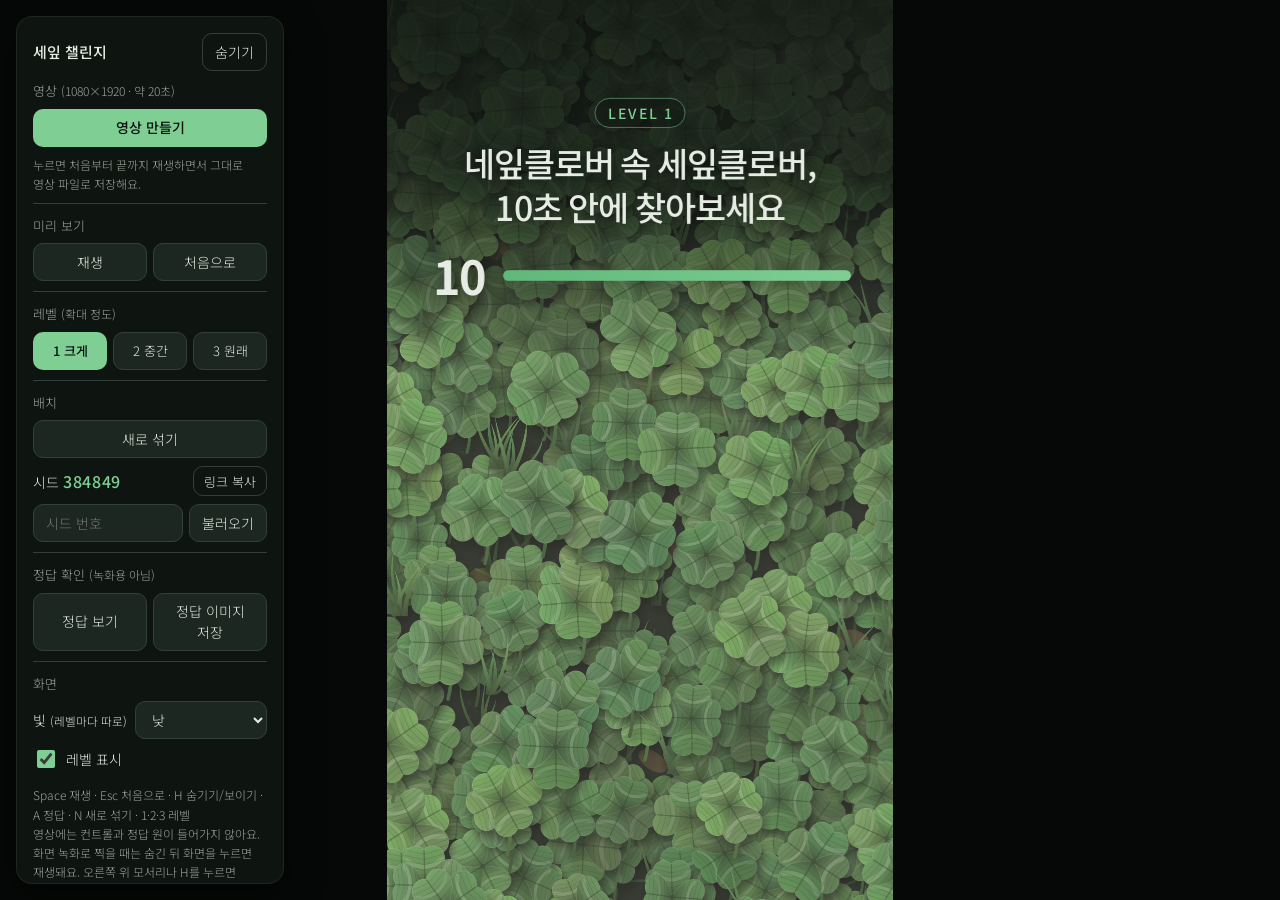
<file: challenge.html>
<!doctype html>
<html lang="ko">
<head>
<meta charset="utf-8">
<meta name="viewport" content="width=device-width, initial-scale=1, viewport-fit=cover">
<title>10초 세잎클로버 찾기 · saeip</title>
<!-- 릴스 녹화용 페이지라서 검색에는 나오지 않게 해요 -->
<meta name="robots" content="noindex">
<meta name="theme-color" content="#050806">
<link rel="icon" href="data:image/svg+xml,%3Csvg xmlns='http://www.w3.org/2000/svg' viewBox='8 6 88 92'%3E%3Cstyle%3Esvg%7Bfill:%232f8a4f%3Bstroke:%232f8a4f%7D%40media (prefers-color-scheme:dark)%7Bsvg%7Bfill:%237fcf95%3Bstroke:%237fcf95%7D%7D%3C/style%3E%3Cpath d='M36.1 21.2A17 17 0 1 1 57.8 46.1L58.2 46.9A17 17 0 1 1 55.1 75.0M45.4 70.2A17 17 0 0 1 14.6 70.2M50 80Q51 89 57 95' fill='none' stroke-width='10' stroke-linecap='round' stroke-linejoin='round'/%3E%3Ccircle cx='23.5' cy='61' r='5.2'/%3E%3Ccircle cx='36.5' cy='61' r='5.2'/%3E%3C/svg%3E">
<link rel="preconnect" href="https://fonts.googleapis.com">
<link rel="preconnect" href="https://fonts.gstatic.com" crossorigin>
<link href="https://fonts.googleapis.com/css2?family=Noto+Sans+KR:wght@300;400;500;700&family=Noto+Serif+KR:wght@500&display=swap" rel="stylesheet">
<link rel="stylesheet" href="challenge.css?v=2">
</head>
<body>

<!-- 영상에 담기는 화면: 들판과 글자를 모두 이 캔버스 하나에 그려요 (1080x1920 기준, 창 크기에 맞춰 줄이거나 키워요) -->
<main class="stage" id="stage">
  <canvas class="meadow" id="meadow" role="img" aria-label="네잎클로버 들판. 그 사이 어딘가에 세잎클로버가 하나 숨어 있습니다."></canvas>
</main>

<!-- 나만 보는 컨트롤 (녹화 전에 숨기기) -->
<aside class="panel" id="panel" aria-label="챌린지 컨트롤">
  <div class="panel-head">
    <b>세잎 챌린지</b>
    <button type="button" class="ghost" id="hide-btn" title="H">숨기기</button>
  </div>

  <div class="group first">
    <span class="label">영상 <small>(1080×1920 · 약 20초)</small></span>
    <button type="button" class="primary" id="video-btn">영상 만들기</button>
    <p class="status" id="video-status" aria-live="polite">누르면 처음부터 끝까지 재생하면서 그대로 영상 파일로 저장해요.</p>
    <div class="video-out" id="video-out" hidden>
      <button type="button" class="primary" id="save-btn">영상 저장</button>
      <button type="button" id="share-btn" hidden>공유 (인스타로 보내기)</button>
    </div>
  </div>

  <div class="group">
    <span class="label">미리 보기</span>
    <div class="pair">
      <button type="button" id="start-btn" title="Space">재생</button>
      <button type="button" id="reset-btn" title="Esc">처음으로</button>
    </div>
  </div>

  <div class="group">
    <span class="label">레벨 <small>(확대 정도)</small></span>
    <div class="seg" id="levels" role="group" aria-label="레벨">
      <button type="button" data-level="1" title="1">1 크게</button>
      <button type="button" data-level="2" title="2">2 중간</button>
      <button type="button" data-level="3" title="3">3 원래</button>
    </div>
  </div>

  <div class="group">
    <span class="label">배치</span>
    <button type="button" id="shuffle-btn" title="N">새로 섞기</button>
    <div class="seed-row">
      <span class="seed">시드 <b id="seed-now">-</b></span>
      <button type="button" class="ghost small" id="copy-btn">링크 복사</button>
    </div>
    <form class="seed-form" id="seed-form">
      <input id="seed-in" inputmode="numeric" pattern="[0-9]*" maxlength="9" placeholder="시드 번호" aria-label="시드 번호">
      <button type="submit">불러오기</button>
    </form>
  </div>

  <div class="group">
    <span class="label">정답 확인 <small>(녹화용 아님)</small></span>
    <div class="pair">
      <button type="button" id="answer-btn" aria-pressed="false" title="A">정답 보기</button>
      <button type="button" id="answer-png">정답 이미지 저장</button>
    </div>
  </div>

  <div class="group">
    <span class="label">화면</span>
    <label class="row"><span>빛 <small>(레벨마다 따로)</small></span>
      <select id="light-sel">
        <option value="day">낮</option>
        <option value="dawn">새벽</option>
        <option value="dusk">해 질 녘</option>
        <option value="night">밤</option>
      </select>
    </label>
    <label class="row check"><input type="checkbox" id="chip-chk" checked> <span>레벨 표시</span></label>
  </div>

  <p class="help">Space 재생 · Esc 처음으로 · H 숨기기/보이기 · A 정답 · N 새로 섞기 · 1·2·3 레벨<br>
    영상에는 컨트롤과 정답 원이 들어가지 않아요. 화면 녹화로 찍을 때는 숨긴 뒤 화면을 누르면 재생돼요. 오른쪽 위 모서리나 H를 누르면 컨트롤이 다시 보여요.</p>
</aside>
<button type="button" class="unhide" id="unhide" aria-label="컨트롤 보이기" hidden></button>

<script src="js/challenge.js?v=3"></script>
</body>
</html>
</file>
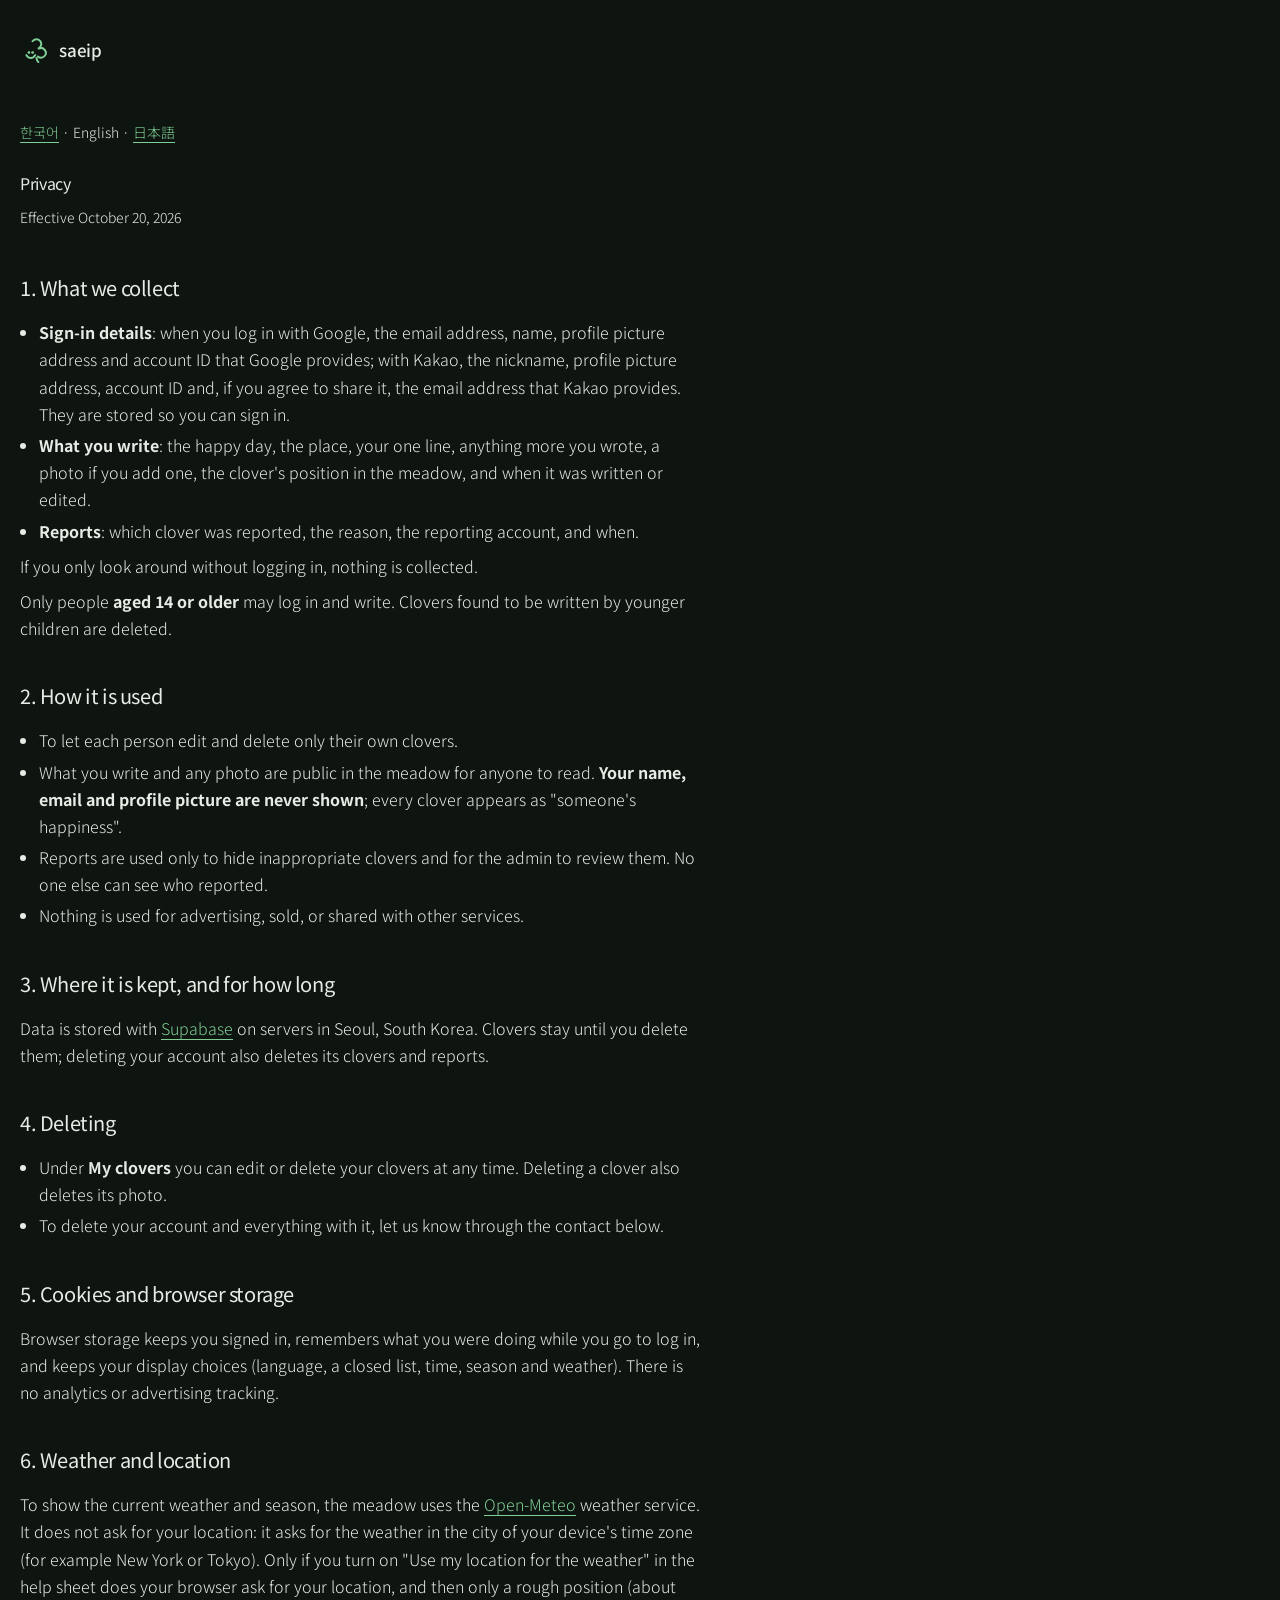
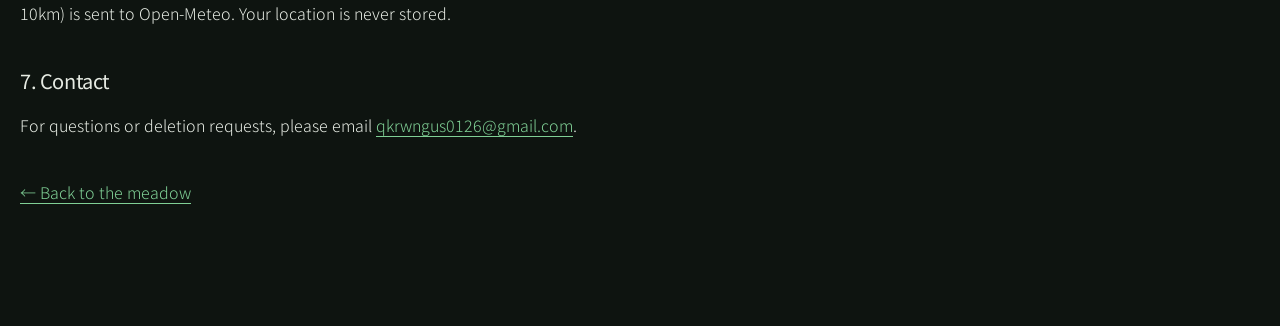
<file: privacy-en.html>
<!doctype html>
<html lang="en">
<head>
<meta charset="utf-8">
<meta name="viewport" content="width=device-width, initial-scale=1, viewport-fit=cover">
<title>Privacy · saeip</title>
<meta name="description" content="What saeip collects, how it is used, and how to delete it.">
<link rel="icon" href="data:image/svg+xml,%3Csvg xmlns='http://www.w3.org/2000/svg' viewBox='8 6 88 92'%3E%3Cstyle%3Esvg%7Bfill:%232f8a4f%3Bstroke:%232f8a4f%7D%40media (prefers-color-scheme:dark)%7Bsvg%7Bfill:%237fcf95%3Bstroke:%237fcf95%7D%7D%3C/style%3E%3Cpath d='M36.1 21.2A17 17 0 1 1 57.8 46.1L58.2 46.9A17 17 0 1 1 55.1 75.0M45.4 70.2A17 17 0 0 1 14.6 70.2M50 80Q51 89 57 95' fill='none' stroke-width='10' stroke-linecap='round' stroke-linejoin='round'/%3E%3Ccircle cx='23.5' cy='61' r='5.2'/%3E%3Ccircle cx='36.5' cy='61' r='5.2'/%3E%3C/svg%3E">
<link rel="preconnect" href="https://fonts.googleapis.com">
<link rel="preconnect" href="https://fonts.gstatic.com" crossorigin>
<link href="https://fonts.googleapis.com/css2?family=Noto+Sans+KR:wght@300;400;500&display=swap" rel="stylesheet">
<link rel="stylesheet" href="style.css?v=27">
<script src="js/sky.js?v=27"></script>
<style>
  .doc { max-width: 720px; padding: 48px max(20px, env(safe-area-inset-left, 0px)) 120px; display: grid; gap: 40px; }
  .doc h1 { font-size: var(--step-title); }
  .doc h2 { font-size: 1.25rem; font-weight: 400; margin-bottom: 10px; }
  .doc section { display: grid; gap: 8px; }
  .doc p, .doc li { color: var(--ink); }
  .doc ul { margin: 0; padding-left: 1.2em; display: grid; gap: 4px; }
  .doc a { color: var(--accent); text-underline-offset: 4px; text-decoration-thickness: 1px; }
  .doc .eyebrow { margin-top: -28px; }
</style>
</head>
<body>

<header class="page-top">
  <a class="wordmark" href="./"><svg viewBox="8 6 88 92" aria-hidden="true"><path d="M36.1 21.2A17 17 0 1 1 57.8 46.1L58.2 46.9A17 17 0 1 1 55.1 75.0M45.4 70.2A17 17 0 0 1 14.6 70.2M50 80Q51 89 57 95" fill="none" stroke-width="7" stroke-linecap="round" stroke-linejoin="round"/><circle cx="23.5" cy="61" r="4.3"/><circle cx="36.5" cy="61" r="4.3"/></svg>saeip</a>
</header>

<main class="doc">
  <p class="eyebrow doc-langs"><a href="privacy.html" lang="ko">한국어</a> · English · <a href="privacy-ja.html" lang="ja">日本語</a></p>
  <h1>Privacy</h1>
  <p class="eyebrow">Effective October 20, 2026</p>

  <section>
    <h2>1. What we collect</h2>
    <ul>
      <li><b>Sign-in details</b>: when you log in with Google, the email address, name, profile picture address and account ID that Google provides; with Kakao, the nickname, profile picture address, account ID and, if you agree to share it, the email address that Kakao provides. They are stored so you can sign in.</li>
      <li><b>What you write</b>: the happy day, the place, your one line, anything more you wrote, a photo if you add one, the clover's position in the meadow, and when it was written or edited.</li>
      <li><b>Reports</b>: which clover was reported, the reason, the reporting account, and when.</li>
    </ul>
    <p>If you only look around without logging in, nothing is collected.</p>
    <p>Only people <b>aged 14 or older</b> may log in and write. Clovers found to be written by younger children are deleted.</p>
  </section>

  <section>
    <h2>2. How it is used</h2>
    <ul>
      <li>To let each person edit and delete only their own clovers.</li>
      <li>What you write and any photo are public in the meadow for anyone to read. <b>Your name, email and profile picture are never shown</b>; every clover appears as "someone's happiness".</li>
      <li>Reports are used only to hide inappropriate clovers and for the admin to review them. No one else can see who reported.</li>
      <li>Nothing is used for advertising, sold, or shared with other services.</li>
    </ul>
  </section>

  <section>
    <h2>3. Where it is kept, and for how long</h2>
    <p>Data is stored with <a href="https://supabase.com/privacy" rel="noopener">Supabase</a> on servers in Seoul, South Korea. Clovers stay until you delete them; deleting your account also deletes its clovers and reports.</p>
  </section>

  <section>
    <h2>4. Deleting</h2>
    <ul>
      <li>Under <b>My clovers</b> you can edit or delete your clovers at any time. Deleting a clover also deletes its photo.</li>
      <li>To delete your account and everything with it, let us know through the contact below.</li>
    </ul>
  </section>

  <section>
    <h2>5. Cookies and browser storage</h2>
    <p>Browser storage keeps you signed in, remembers what you were doing while you go to log in, and keeps your display choices (language, a closed list, time, season and weather). There is no analytics or advertising tracking.</p>
  </section>

  <section>
    <h2>6. Weather and location</h2>
    <p>To show the current weather and season, the meadow uses the <a href="https://open-meteo.com/" rel="noopener">Open-Meteo</a> weather service. It does not ask for your location: it asks for the weather in the city of your device's time zone (for example New York or Tokyo). Only if you turn on "Use my location for the weather" in the help sheet does your browser ask for your location, and then only a rough position (about 10km) is sent to Open-Meteo. Your location is never stored.</p>
  </section>

  <section>
    <h2>7. Contact</h2>
    <p>For questions or deletion requests, please email <a href="mailto:qkrwngus0126@gmail.com">qkrwngus0126@gmail.com</a>.</p>
  </section>

  <p><a href="./">← Back to the meadow</a></p>
</main>

</body>
</html>
</file>
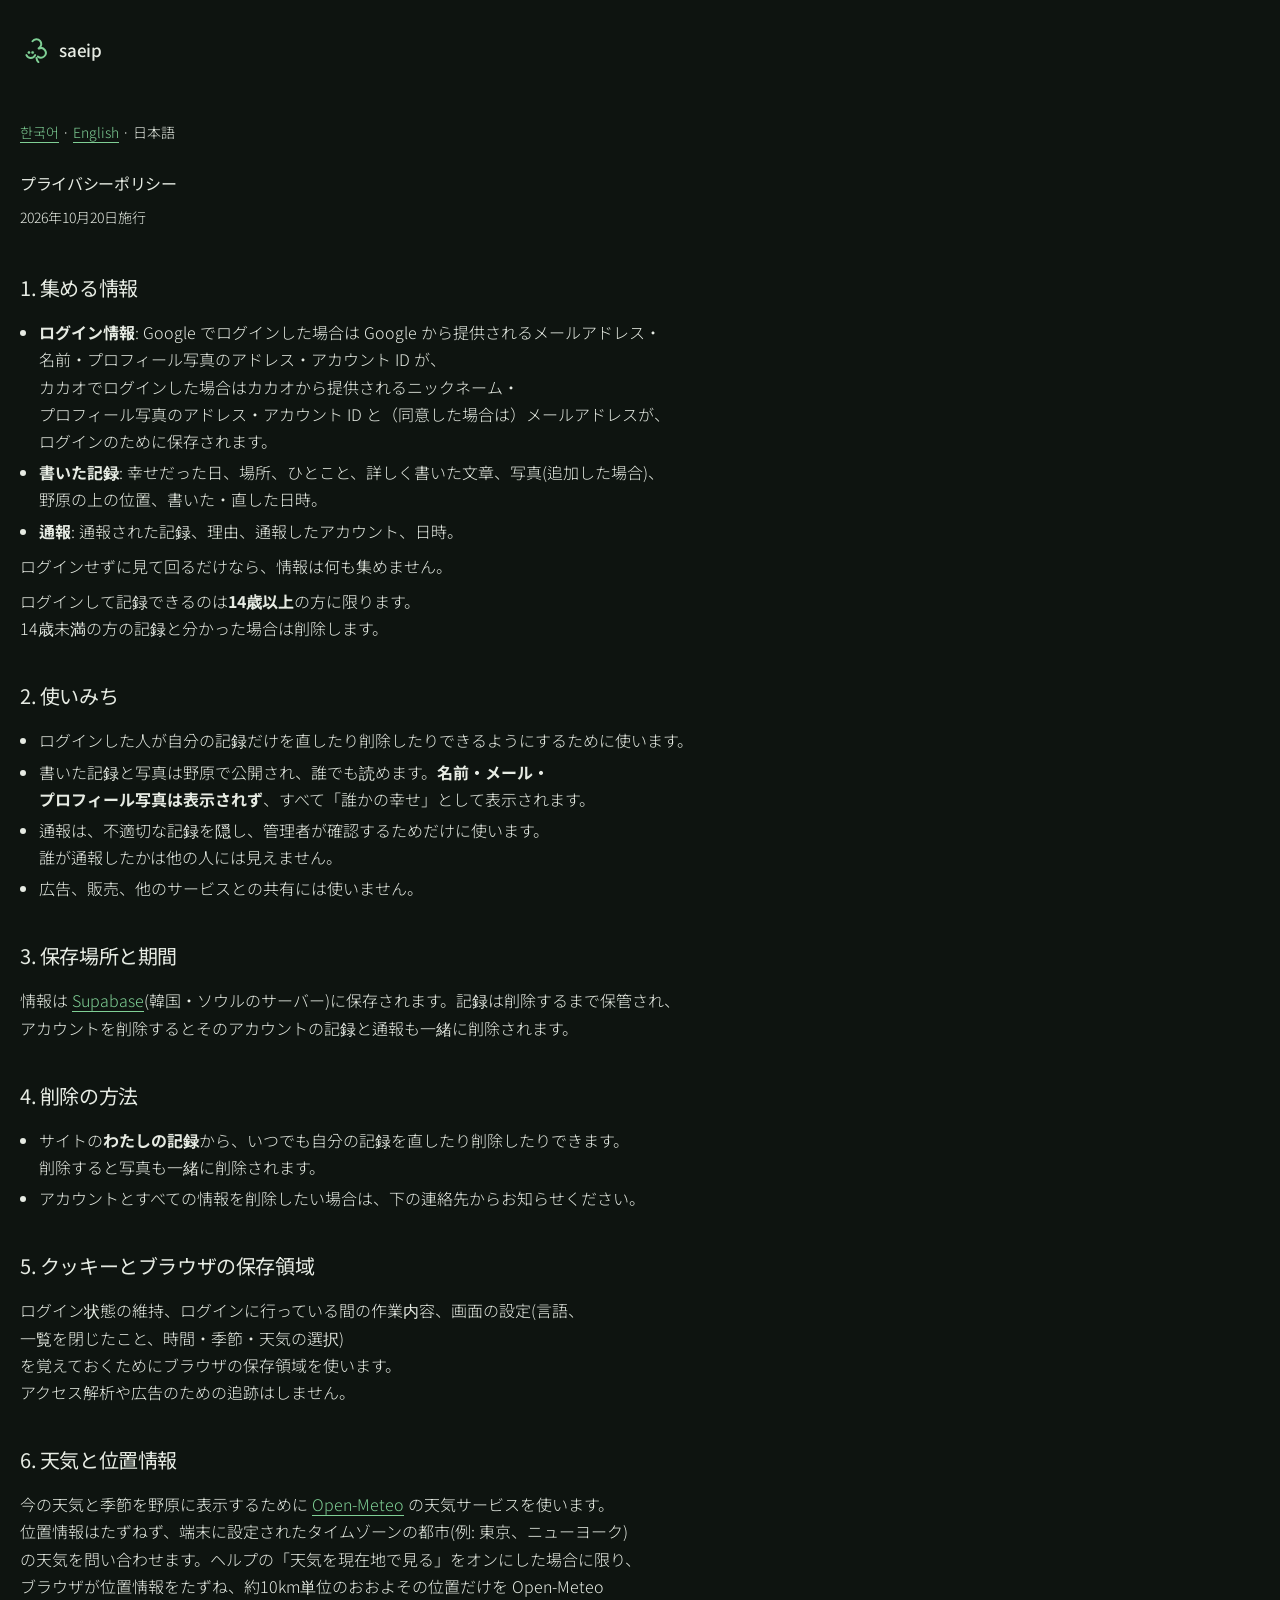
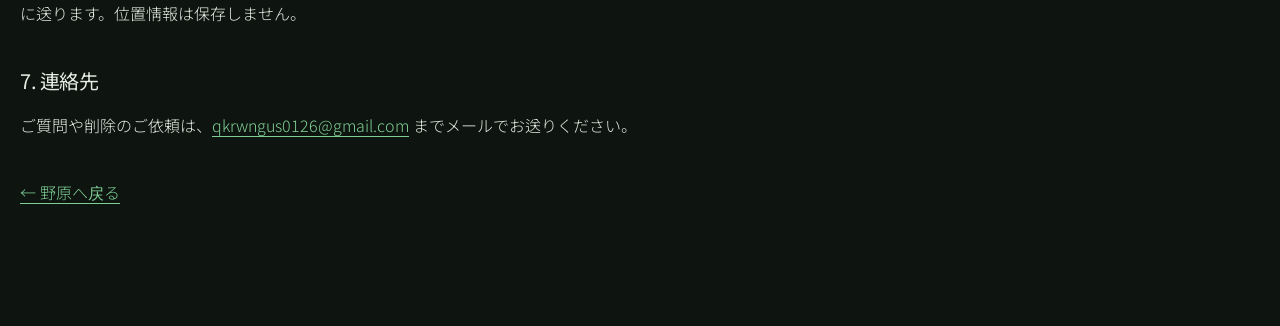
<file: privacy-ja.html>
<!doctype html>
<html lang="ja">
<head>
<meta charset="utf-8">
<meta name="viewport" content="width=device-width, initial-scale=1, viewport-fit=cover">
<title>プライバシーポリシー · saeip</title>
<meta name="description" content="saeipが集める情報、その使いみち、削除の方法について。">
<link rel="icon" href="data:image/svg+xml,%3Csvg xmlns='http://www.w3.org/2000/svg' viewBox='8 6 88 92'%3E%3Cstyle%3Esvg%7Bfill:%232f8a4f%3Bstroke:%232f8a4f%7D%40media (prefers-color-scheme:dark)%7Bsvg%7Bfill:%237fcf95%3Bstroke:%237fcf95%7D%7D%3C/style%3E%3Cpath d='M36.1 21.2A17 17 0 1 1 57.8 46.1L58.2 46.9A17 17 0 1 1 55.1 75.0M45.4 70.2A17 17 0 0 1 14.6 70.2M50 80Q51 89 57 95' fill='none' stroke-width='10' stroke-linecap='round' stroke-linejoin='round'/%3E%3Ccircle cx='23.5' cy='61' r='5.2'/%3E%3Ccircle cx='36.5' cy='61' r='5.2'/%3E%3C/svg%3E">
<link rel="preconnect" href="https://fonts.googleapis.com">
<link rel="preconnect" href="https://fonts.gstatic.com" crossorigin>
<link href="https://fonts.googleapis.com/css2?family=Noto+Sans+KR:wght@300;400;500&display=swap" rel="stylesheet">
<link rel="stylesheet" href="style.css?v=27">
<script src="js/sky.js?v=27"></script>
<style>
  .doc { max-width: 720px; padding: 48px max(20px, env(safe-area-inset-left, 0px)) 120px; display: grid; gap: 40px; }
  .doc h1 { font-size: var(--step-title); }
  .doc h2 { font-size: 1.25rem; font-weight: 400; margin-bottom: 10px; }
  .doc section { display: grid; gap: 8px; }
  .doc p, .doc li { color: var(--ink); }
  .doc ul { margin: 0; padding-left: 1.2em; display: grid; gap: 4px; }
  .doc a { color: var(--accent); text-underline-offset: 4px; text-decoration-thickness: 1px; }
  .doc .eyebrow { margin-top: -28px; }
</style>
</head>
<body>

<header class="page-top">
  <a class="wordmark" href="./"><svg viewBox="8 6 88 92" aria-hidden="true"><path d="M36.1 21.2A17 17 0 1 1 57.8 46.1L58.2 46.9A17 17 0 1 1 55.1 75.0M45.4 70.2A17 17 0 0 1 14.6 70.2M50 80Q51 89 57 95" fill="none" stroke-width="7" stroke-linecap="round" stroke-linejoin="round"/><circle cx="23.5" cy="61" r="4.3"/><circle cx="36.5" cy="61" r="4.3"/></svg>saeip</a>
</header>

<main class="doc">
  <p class="eyebrow doc-langs"><a href="privacy.html" lang="ko">한국어</a> · <a href="privacy-en.html" lang="en">English</a> · 日本語</p>
  <h1>プライバシーポリシー</h1>
  <p class="eyebrow">2026年10月20日施行</p>

  <section>
    <h2>1. 集める情報</h2>
    <ul>
      <li><b>ログイン情報</b>: Google でログインした場合は Google から提供されるメールアドレス・名前・プロフィール写真のアドレス・アカウント ID が、カカオでログインした場合はカカオから提供されるニックネーム・プロフィール写真のアドレス・アカウント ID と（同意した場合は）メールアドレスが、ログインのために保存されます。</li>
      <li><b>書いた記録</b>: 幸せだった日、場所、ひとこと、詳しく書いた文章、写真(追加した場合)、野原の上の位置、書いた・直した日時。</li>
      <li><b>通報</b>: 通報された記録、理由、通報したアカウント、日時。</li>
    </ul>
    <p>ログインせずに見て回るだけなら、情報は何も集めません。</p>
    <p>ログインして記録できるのは<b>14歳以上</b>の方に限ります。14歳未満の方の記録と分かった場合は削除します。</p>
  </section>

  <section>
    <h2>2. 使いみち</h2>
    <ul>
      <li>ログインした人が自分の記録だけを直したり削除したりできるようにするために使います。</li>
      <li>書いた記録と写真は野原で公開され、誰でも読めます。<b>名前・メール・プロフィール写真は表示されず</b>、すべて「誰かの幸せ」として表示されます。</li>
      <li>通報は、不適切な記録を隠し、管理者が確認するためだけに使います。誰が通報したかは他の人には見えません。</li>
      <li>広告、販売、他のサービスとの共有には使いません。</li>
    </ul>
  </section>

  <section>
    <h2>3. 保存場所と期間</h2>
    <p>情報は <a href="https://supabase.com/privacy" rel="noopener">Supabase</a>(韓国・ソウルのサーバー)に保存されます。記録は削除するまで保管され、アカウントを削除するとそのアカウントの記録と通報も一緒に削除されます。</p>
  </section>

  <section>
    <h2>4. 削除の方法</h2>
    <ul>
      <li>サイトの<b>わたしの記録</b>から、いつでも自分の記録を直したり削除したりできます。削除すると写真も一緒に削除されます。</li>
      <li>アカウントとすべての情報を削除したい場合は、下の連絡先からお知らせください。</li>
    </ul>
  </section>

  <section>
    <h2>5. クッキーとブラウザの保存領域</h2>
    <p>ログイン状態の維持、ログインに行っている間の作業内容、画面の設定(言語、一覧を閉じたこと、時間・季節・天気の選択)を覚えておくためにブラウザの保存領域を使います。アクセス解析や広告のための追跡はしません。</p>
  </section>

  <section>
    <h2>6. 天気と位置情報</h2>
    <p>今の天気と季節を野原に表示するために <a href="https://open-meteo.com/" rel="noopener">Open-Meteo</a> の天気サービスを使います。位置情報はたずねず、端末に設定されたタイムゾーンの都市(例: 東京、ニューヨーク)の天気を問い合わせます。ヘルプの「天気を現在地で見る」をオンにした場合に限り、ブラウザが位置情報をたずね、約10km単位のおおよその位置だけを Open-Meteo に送ります。位置情報は保存しません。</p>
  </section>

  <section>
    <h2>7. 連絡先</h2>
    <p>ご質問や削除のご依頼は、<a href="mailto:qkrwngus0126@gmail.com">qkrwngus0126@gmail.com</a> までメールでお送りください。</p>
  </section>

  <p><a href="./">← 野原へ戻る</a></p>
</main>

</body>
</html>
</file>
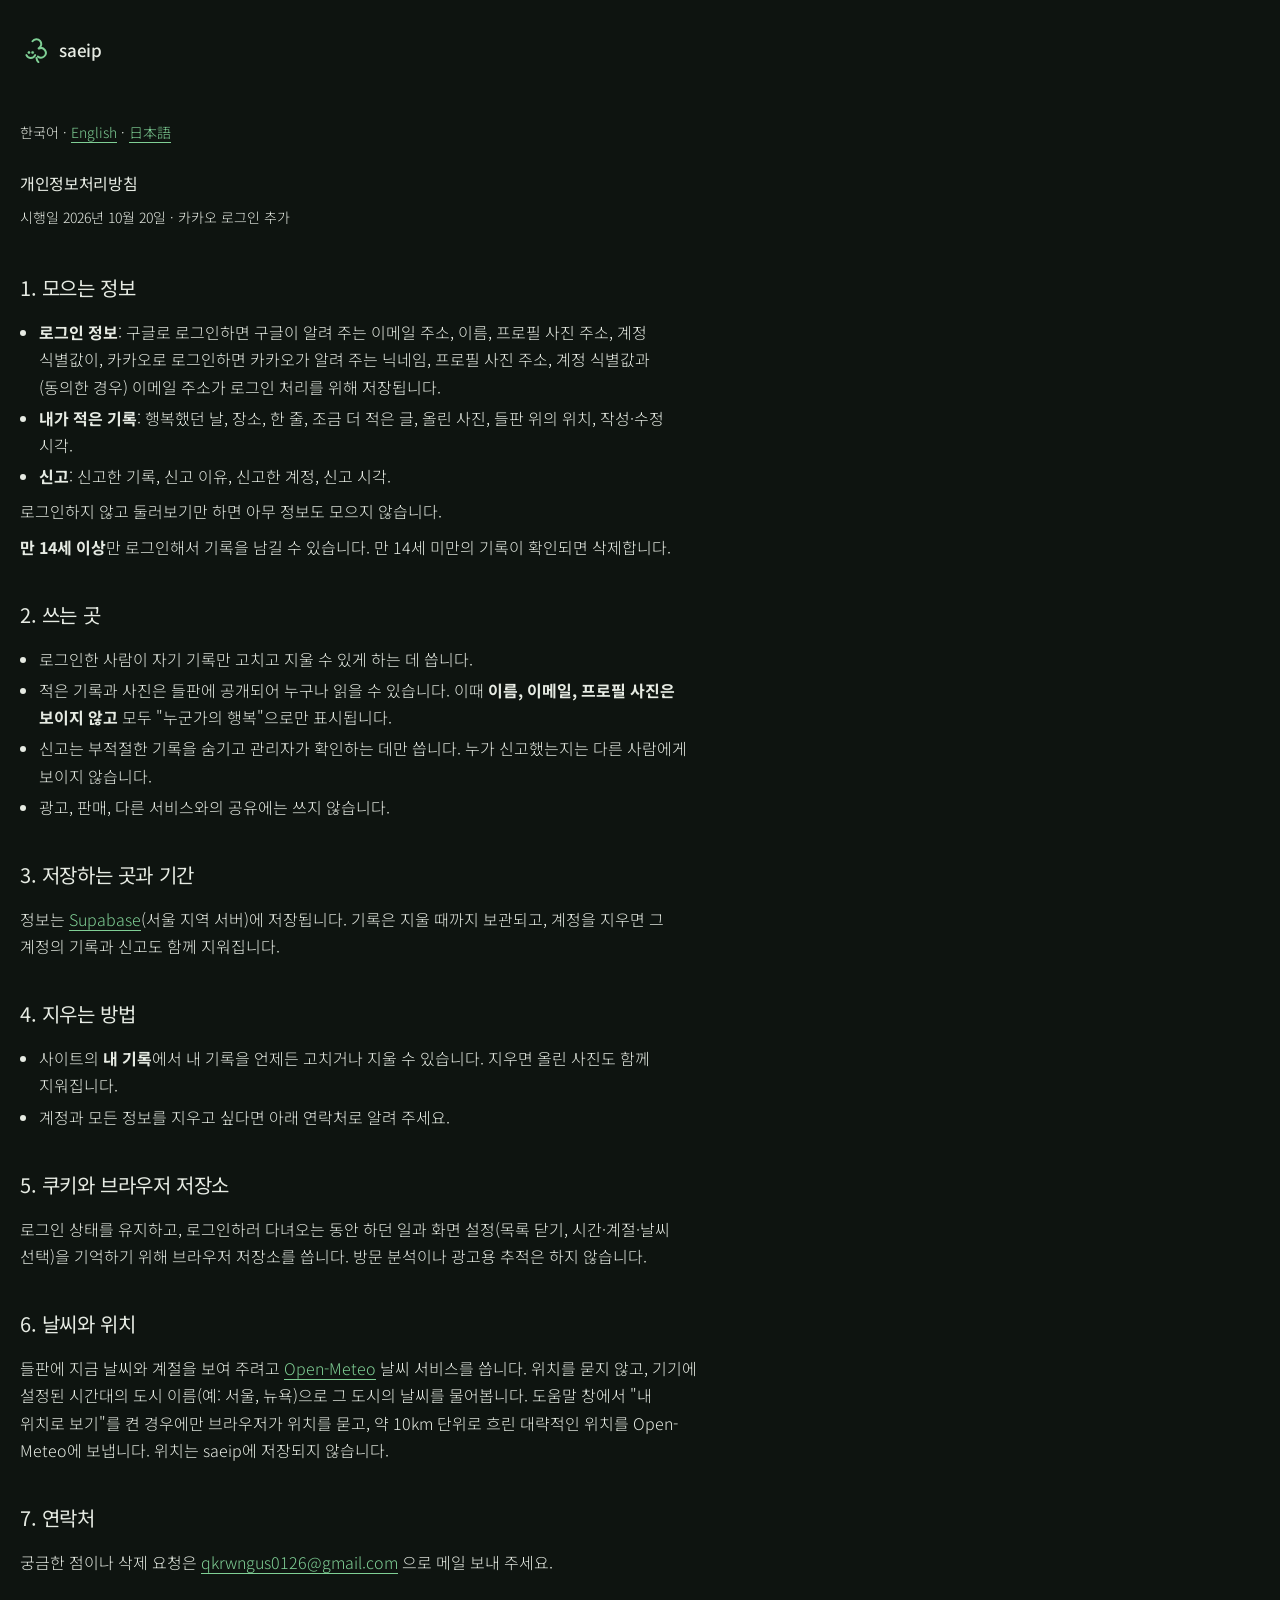
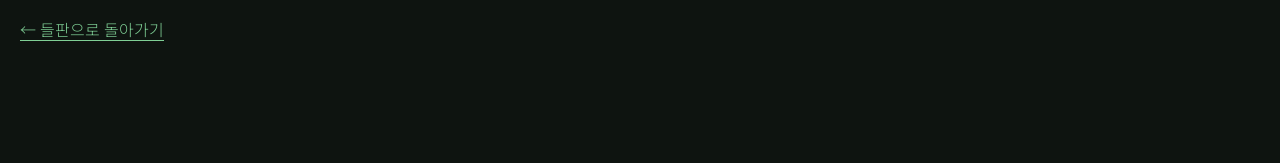
<file: privacy.html>
<!doctype html>
<html lang="ko">
<head>
<meta charset="utf-8">
<meta name="viewport" content="width=device-width, initial-scale=1, viewport-fit=cover">
<title>개인정보처리방침 · saeip</title>
<meta name="description" content="saeip이 어떤 정보를 모으고, 어떻게 쓰고, 어떻게 지울 수 있는지 안내합니다.">
<link rel="icon" href="data:image/svg+xml,%3Csvg xmlns='http://www.w3.org/2000/svg' viewBox='8 6 88 92'%3E%3Cstyle%3Esvg%7Bfill:%232f8a4f%3Bstroke:%232f8a4f%7D%40media (prefers-color-scheme:dark)%7Bsvg%7Bfill:%237fcf95%3Bstroke:%237fcf95%7D%7D%3C/style%3E%3Cpath d='M36.1 21.2A17 17 0 1 1 57.8 46.1L58.2 46.9A17 17 0 1 1 55.1 75.0M45.4 70.2A17 17 0 0 1 14.6 70.2M50 80Q51 89 57 95' fill='none' stroke-width='10' stroke-linecap='round' stroke-linejoin='round'/%3E%3Ccircle cx='23.5' cy='61' r='5.2'/%3E%3Ccircle cx='36.5' cy='61' r='5.2'/%3E%3C/svg%3E">
<link rel="preconnect" href="https://fonts.googleapis.com">
<link rel="preconnect" href="https://fonts.gstatic.com" crossorigin>
<link href="https://fonts.googleapis.com/css2?family=Noto+Sans+KR:wght@300;400;500&display=swap" rel="stylesheet">
<link rel="stylesheet" href="style.css?v=27">
<script src="js/sky.js?v=27"></script>
<style>
  .doc { max-width: 720px; padding: 48px max(20px, env(safe-area-inset-left, 0px)) 120px; display: grid; gap: 40px; }
  .doc h1 { font-size: var(--step-title); }
  .doc h2 { font-size: 1.25rem; font-weight: 400; margin-bottom: 10px; }
  .doc section { display: grid; gap: 8px; }
  .doc p, .doc li { color: var(--ink); }
  .doc ul { margin: 0; padding-left: 1.2em; display: grid; gap: 4px; }
  .doc a { color: var(--accent); text-underline-offset: 4px; text-decoration-thickness: 1px; }
  .doc .eyebrow { margin-top: -28px; }
</style>
</head>
<body>

<header class="page-top">
  <a class="wordmark" href="./"><svg viewBox="8 6 88 92" aria-hidden="true"><path d="M36.1 21.2A17 17 0 1 1 57.8 46.1L58.2 46.9A17 17 0 1 1 55.1 75.0M45.4 70.2A17 17 0 0 1 14.6 70.2M50 80Q51 89 57 95" fill="none" stroke-width="7" stroke-linecap="round" stroke-linejoin="round"/><circle cx="23.5" cy="61" r="4.3"/><circle cx="36.5" cy="61" r="4.3"/></svg>saeip</a>
</header>

<main class="doc">
  <p class="eyebrow doc-langs">한국어 · <a href="privacy-en.html" lang="en">English</a> · <a href="privacy-ja.html" lang="ja">日本語</a></p>
  <h1>개인정보처리방침</h1>
  <p class="eyebrow">시행일 2026년 10월 20일 · 카카오 로그인 추가</p>

  <section>
    <h2>1. 모으는 정보</h2>
    <ul>
      <li><b>로그인 정보</b>: 구글로 로그인하면 구글이 알려 주는 이메일 주소, 이름, 프로필 사진 주소, 계정 식별값이, 카카오로 로그인하면 카카오가 알려 주는 닉네임, 프로필 사진 주소, 계정 식별값과 (동의한 경우) 이메일 주소가 로그인 처리를 위해 저장됩니다.</li>
      <li><b>내가 적은 기록</b>: 행복했던 날, 장소, 한 줄, 조금 더 적은 글, 올린 사진, 들판 위의 위치, 작성·수정 시각.</li>
      <li><b>신고</b>: 신고한 기록, 신고 이유, 신고한 계정, 신고 시각.</li>
    </ul>
    <p>로그인하지 않고 둘러보기만 하면 아무 정보도 모으지 않습니다.</p>
    <p><b>만 14세 이상</b>만 로그인해서 기록을 남길 수 있습니다. 만 14세 미만의 기록이 확인되면 삭제합니다.</p>
  </section>

  <section>
    <h2>2. 쓰는 곳</h2>
    <ul>
      <li>로그인한 사람이 자기 기록만 고치고 지울 수 있게 하는 데 씁니다.</li>
      <li>적은 기록과 사진은 들판에 공개되어 누구나 읽을 수 있습니다. 이때 <b>이름, 이메일, 프로필 사진은 보이지 않고</b> 모두 "누군가의 행복"으로만 표시됩니다.</li>
      <li>신고는 부적절한 기록을 숨기고 관리자가 확인하는 데만 씁니다. 누가 신고했는지는 다른 사람에게 보이지 않습니다.</li>
      <li>광고, 판매, 다른 서비스와의 공유에는 쓰지 않습니다.</li>
    </ul>
  </section>

  <section>
    <h2>3. 저장하는 곳과 기간</h2>
    <p>정보는 <a href="https://supabase.com/privacy" rel="noopener">Supabase</a>(서울 지역 서버)에 저장됩니다. 기록은 지울 때까지 보관되고, 계정을 지우면 그 계정의 기록과 신고도 함께 지워집니다.</p>
  </section>

  <section>
    <h2>4. 지우는 방법</h2>
    <ul>
      <li>사이트의 <b>내 기록</b>에서 내 기록을 언제든 고치거나 지울 수 있습니다. 지우면 올린 사진도 함께 지워집니다.</li>
      <li>계정과 모든 정보를 지우고 싶다면 아래 연락처로 알려 주세요.</li>
    </ul>
  </section>

  <section>
    <h2>5. 쿠키와 브라우저 저장소</h2>
    <p>로그인 상태를 유지하고, 로그인하러 다녀오는 동안 하던 일과 화면 설정(목록 닫기, 시간·계절·날씨 선택)을 기억하기 위해 브라우저 저장소를 씁니다. 방문 분석이나 광고용 추적은 하지 않습니다.</p>
  </section>

  <section>
    <h2>6. 날씨와 위치</h2>
    <p>들판에 지금 날씨와 계절을 보여 주려고 <a href="https://open-meteo.com/" rel="noopener">Open-Meteo</a> 날씨 서비스를 씁니다. 위치를 묻지 않고, 기기에 설정된 시간대의 도시 이름(예: 서울, 뉴욕)으로 그 도시의 날씨를 물어봅니다. 도움말 창에서 "내 위치로 보기"를 켠 경우에만 브라우저가 위치를 묻고, 약 10km 단위로 흐린 대략적인 위치를 Open-Meteo에 보냅니다. 위치는 saeip에 저장되지 않습니다.</p>
  </section>

  <section>
    <h2>7. 연락처</h2>
    <p>궁금한 점이나 삭제 요청은 <a href="mailto:qkrwngus0126@gmail.com">qkrwngus0126@gmail.com</a> 으로 메일 보내 주세요.</p>
  </section>

  <p><a href="./">← 들판으로 돌아가기</a></p>
</main>

</body>
</html>
</file>
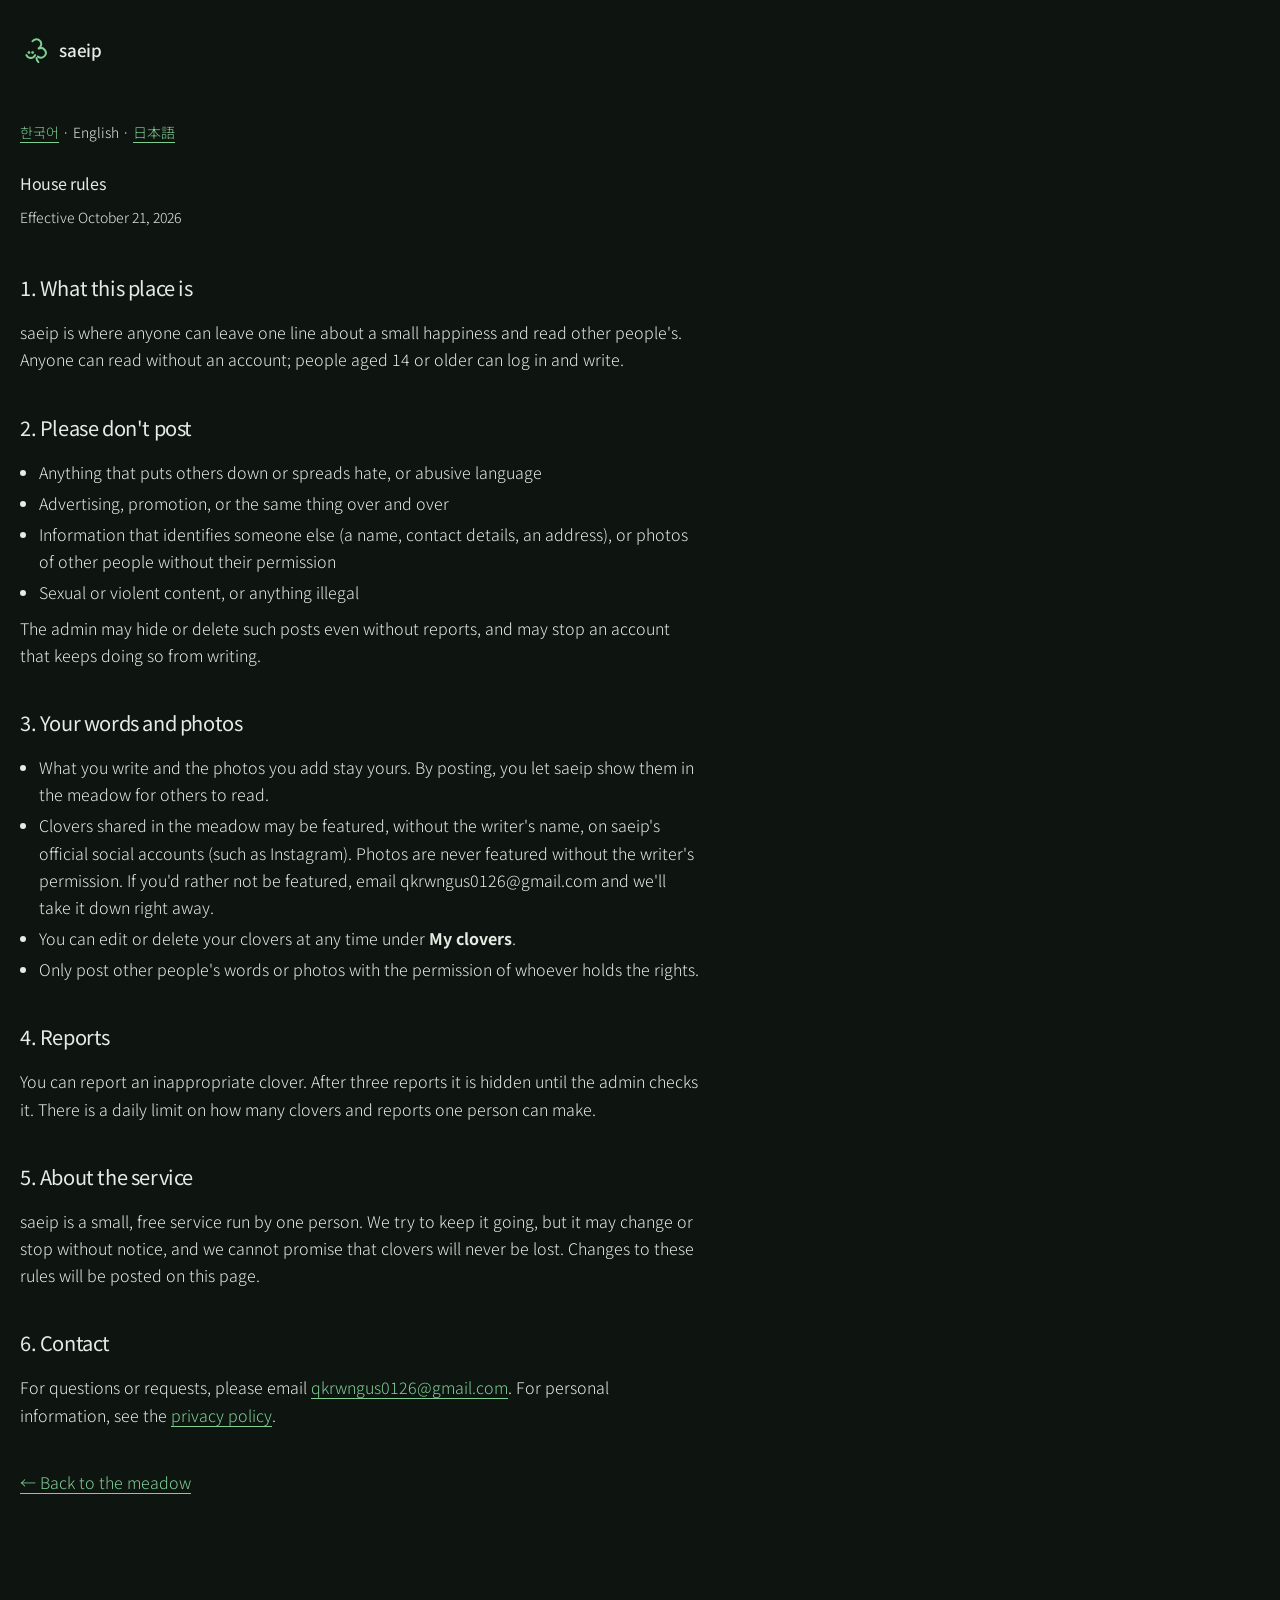
<file: terms-en.html>
<!doctype html>
<html lang="en">
<head>
<meta charset="utf-8">
<meta name="viewport" content="width=device-width, initial-scale=1, viewport-fit=cover">
<title>House rules · saeip</title>
<meta name="description" content="What to keep in mind in saeip, and what happens to what you write.">
<link rel="icon" href="data:image/svg+xml,%3Csvg xmlns='http://www.w3.org/2000/svg' viewBox='8 6 88 92'%3E%3Cstyle%3Esvg%7Bfill:%232f8a4f%3Bstroke:%232f8a4f%7D%40media (prefers-color-scheme:dark)%7Bsvg%7Bfill:%237fcf95%3Bstroke:%237fcf95%7D%7D%3C/style%3E%3Cpath d='M36.1 21.2A17 17 0 1 1 57.8 46.1L58.2 46.9A17 17 0 1 1 55.1 75.0M45.4 70.2A17 17 0 0 1 14.6 70.2M50 80Q51 89 57 95' fill='none' stroke-width='10' stroke-linecap='round' stroke-linejoin='round'/%3E%3Ccircle cx='23.5' cy='61' r='5.2'/%3E%3Ccircle cx='36.5' cy='61' r='5.2'/%3E%3C/svg%3E">
<link rel="preconnect" href="https://fonts.googleapis.com">
<link rel="preconnect" href="https://fonts.gstatic.com" crossorigin>
<link href="https://fonts.googleapis.com/css2?family=Noto+Sans+KR:wght@300;400;500&display=swap" rel="stylesheet">
<link rel="stylesheet" href="style.css?v=27">
<script src="js/sky.js?v=27"></script>
<style>
  .doc { max-width: 720px; padding: 48px max(20px, env(safe-area-inset-left, 0px)) 120px; display: grid; gap: 40px; }
  .doc h1 { font-size: var(--step-title); }
  .doc h2 { font-size: 1.25rem; font-weight: 400; margin-bottom: 10px; }
  .doc section { display: grid; gap: 8px; }
  .doc p, .doc li { color: var(--ink); }
  .doc ul { margin: 0; padding-left: 1.2em; display: grid; gap: 4px; }
  .doc a { color: var(--accent); text-underline-offset: 4px; text-decoration-thickness: 1px; }
  .doc .eyebrow { margin-top: -28px; }
</style>
</head>
<body>

<header class="page-top">
  <a class="wordmark" href="./"><svg viewBox="8 6 88 92" aria-hidden="true"><path d="M36.1 21.2A17 17 0 1 1 57.8 46.1L58.2 46.9A17 17 0 1 1 55.1 75.0M45.4 70.2A17 17 0 0 1 14.6 70.2M50 80Q51 89 57 95" fill="none" stroke-width="7" stroke-linecap="round" stroke-linejoin="round"/><circle cx="23.5" cy="61" r="4.3"/><circle cx="36.5" cy="61" r="4.3"/></svg>saeip</a>
</header>

<main class="doc">
  <p class="eyebrow doc-langs"><a href="terms.html" lang="ko">한국어</a> · English · <a href="terms-ja.html" lang="ja">日本語</a></p>
  <h1>House rules</h1>
  <p class="eyebrow">Effective October 21, 2026</p>

  <section>
    <h2>1. What this place is</h2>
    <p>saeip is where anyone can leave one line about a small happiness and read other people's. Anyone can read without an account; people aged 14 or older can log in and write.</p>
  </section>

  <section>
    <h2>2. Please don't post</h2>
    <ul>
      <li>Anything that puts others down or spreads hate, or abusive language</li>
      <li>Advertising, promotion, or the same thing over and over</li>
      <li>Information that identifies someone else (a name, contact details, an address), or photos of other people without their permission</li>
      <li>Sexual or violent content, or anything illegal</li>
    </ul>
    <p>The admin may hide or delete such posts even without reports, and may stop an account that keeps doing so from writing.</p>
  </section>

  <section>
    <h2>3. Your words and photos</h2>
    <ul>
      <li>What you write and the photos you add stay yours. By posting, you let saeip show them in the meadow for others to read.</li>
      <li>Clovers shared in the meadow may be featured, without the writer's name, on saeip's official social accounts (such as Instagram). Photos are never featured without the writer's permission. If you'd rather not be featured, email qkrwngus0126@gmail.com and we'll take it down right away.</li>
      <li>You can edit or delete your clovers at any time under <b>My clovers</b>.</li>
      <li>Only post other people's words or photos with the permission of whoever holds the rights.</li>
    </ul>
  </section>

  <section>
    <h2>4. Reports</h2>
    <p>You can report an inappropriate clover. After three reports it is hidden until the admin checks it. There is a daily limit on how many clovers and reports one person can make.</p>
  </section>

  <section>
    <h2>5. About the service</h2>
    <p>saeip is a small, free service run by one person. We try to keep it going, but it may change or stop without notice, and we cannot promise that clovers will never be lost. Changes to these rules will be posted on this page.</p>
  </section>

  <section>
    <h2>6. Contact</h2>
    <p>For questions or requests, please email <a href="mailto:qkrwngus0126@gmail.com">qkrwngus0126@gmail.com</a>. For personal information, see the <a href="privacy-en.html">privacy policy</a>.</p>
  </section>

  <p><a href="./">← Back to the meadow</a></p>
</main>

</body>
</html>
</file>
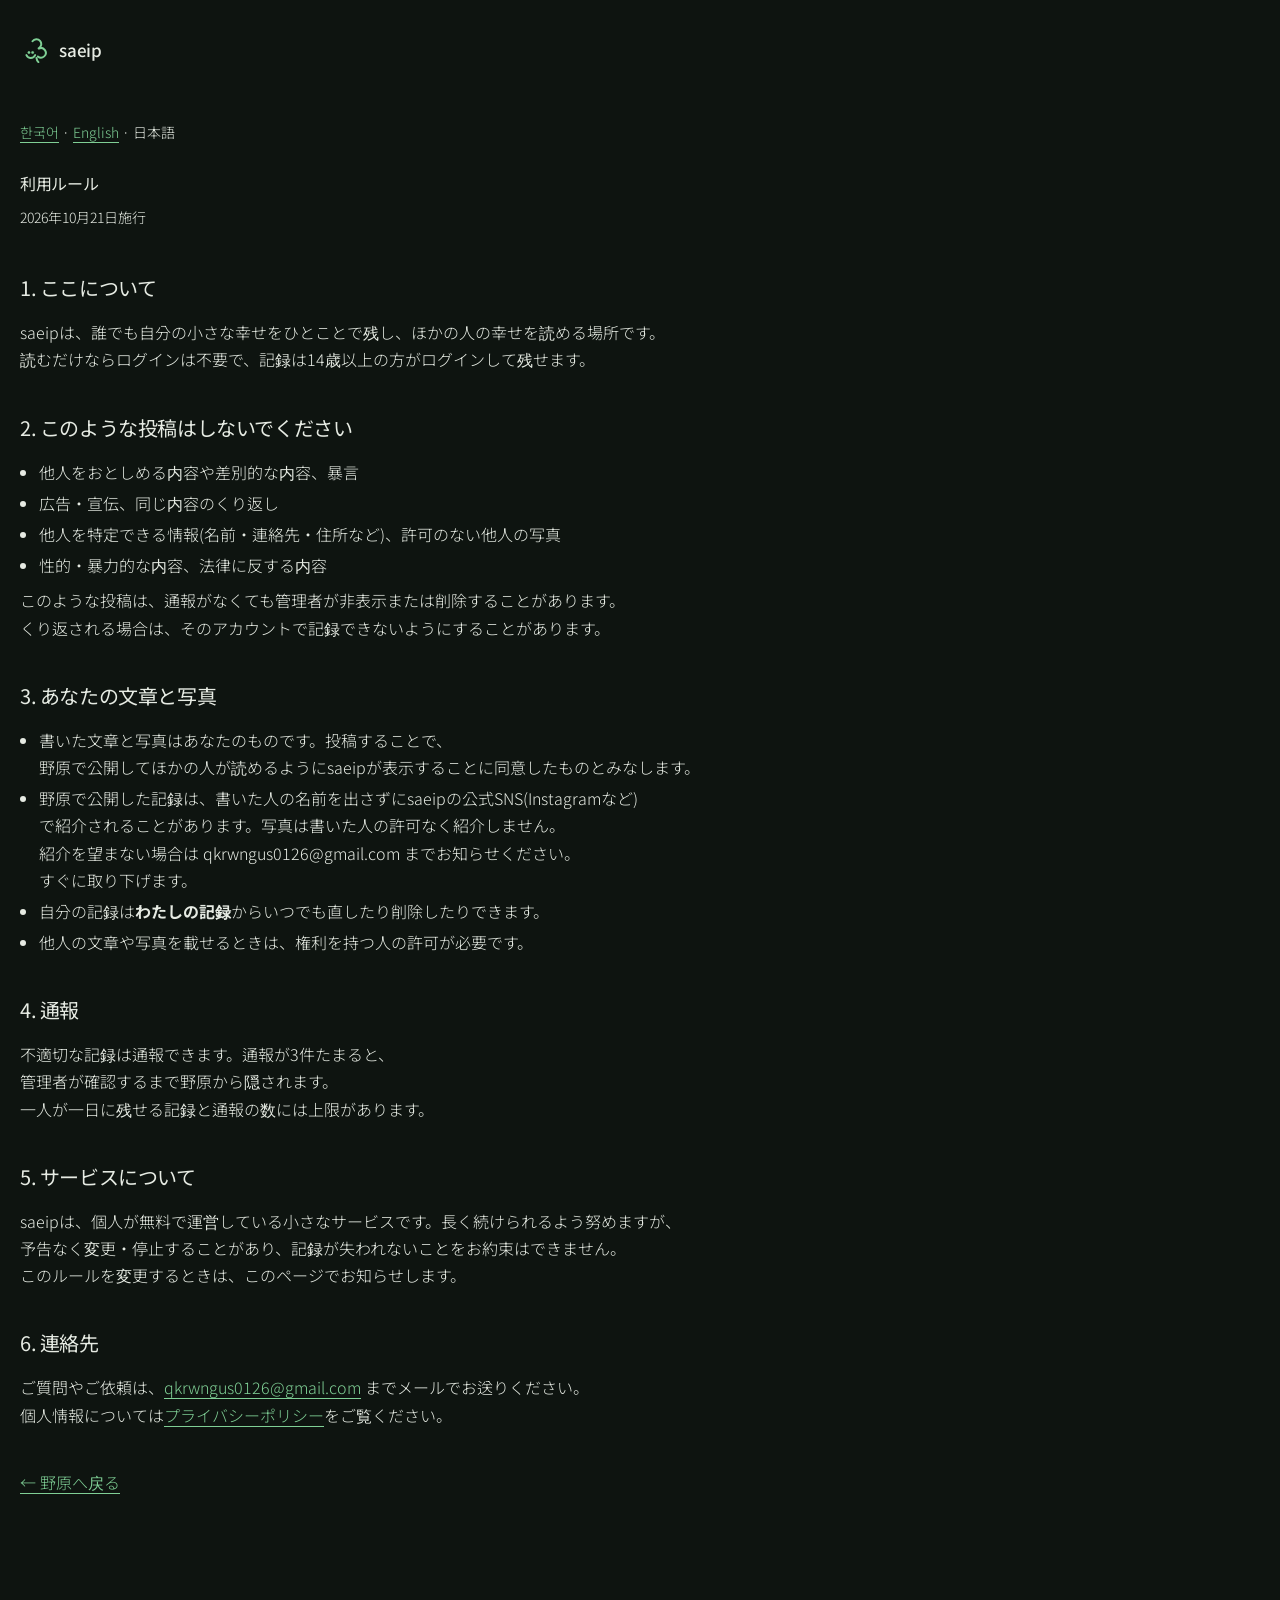
<file: terms-ja.html>
<!doctype html>
<html lang="ja">
<head>
<meta charset="utf-8">
<meta name="viewport" content="width=device-width, initial-scale=1, viewport-fit=cover">
<title>利用ルール · saeip</title>
<meta name="description" content="saeipで守っていただくことと、あなたの投稿について。">
<link rel="icon" href="data:image/svg+xml,%3Csvg xmlns='http://www.w3.org/2000/svg' viewBox='8 6 88 92'%3E%3Cstyle%3Esvg%7Bfill:%232f8a4f%3Bstroke:%232f8a4f%7D%40media (prefers-color-scheme:dark)%7Bsvg%7Bfill:%237fcf95%3Bstroke:%237fcf95%7D%7D%3C/style%3E%3Cpath d='M36.1 21.2A17 17 0 1 1 57.8 46.1L58.2 46.9A17 17 0 1 1 55.1 75.0M45.4 70.2A17 17 0 0 1 14.6 70.2M50 80Q51 89 57 95' fill='none' stroke-width='10' stroke-linecap='round' stroke-linejoin='round'/%3E%3Ccircle cx='23.5' cy='61' r='5.2'/%3E%3Ccircle cx='36.5' cy='61' r='5.2'/%3E%3C/svg%3E">
<link rel="preconnect" href="https://fonts.googleapis.com">
<link rel="preconnect" href="https://fonts.gstatic.com" crossorigin>
<link href="https://fonts.googleapis.com/css2?family=Noto+Sans+KR:wght@300;400;500&display=swap" rel="stylesheet">
<link rel="stylesheet" href="style.css?v=27">
<script src="js/sky.js?v=27"></script>
<style>
  .doc { max-width: 720px; padding: 48px max(20px, env(safe-area-inset-left, 0px)) 120px; display: grid; gap: 40px; }
  .doc h1 { font-size: var(--step-title); }
  .doc h2 { font-size: 1.25rem; font-weight: 400; margin-bottom: 10px; }
  .doc section { display: grid; gap: 8px; }
  .doc p, .doc li { color: var(--ink); }
  .doc ul { margin: 0; padding-left: 1.2em; display: grid; gap: 4px; }
  .doc a { color: var(--accent); text-underline-offset: 4px; text-decoration-thickness: 1px; }
  .doc .eyebrow { margin-top: -28px; }
</style>
</head>
<body>

<header class="page-top">
  <a class="wordmark" href="./"><svg viewBox="8 6 88 92" aria-hidden="true"><path d="M36.1 21.2A17 17 0 1 1 57.8 46.1L58.2 46.9A17 17 0 1 1 55.1 75.0M45.4 70.2A17 17 0 0 1 14.6 70.2M50 80Q51 89 57 95" fill="none" stroke-width="7" stroke-linecap="round" stroke-linejoin="round"/><circle cx="23.5" cy="61" r="4.3"/><circle cx="36.5" cy="61" r="4.3"/></svg>saeip</a>
</header>

<main class="doc">
  <p class="eyebrow doc-langs"><a href="terms.html" lang="ko">한국어</a> · <a href="terms-en.html" lang="en">English</a> · 日本語</p>
  <h1>利用ルール</h1>
  <p class="eyebrow">2026年10月21日施行</p>

  <section>
    <h2>1. ここについて</h2>
    <p>saeipは、誰でも自分の小さな幸せをひとことで残し、ほかの人の幸せを読める場所です。読むだけならログインは不要で、記録は14歳以上の方がログインして残せます。</p>
  </section>

  <section>
    <h2>2. このような投稿はしないでください</h2>
    <ul>
      <li>他人をおとしめる内容や差別的な内容、暴言</li>
      <li>広告・宣伝、同じ内容のくり返し</li>
      <li>他人を特定できる情報(名前・連絡先・住所など)、許可のない他人の写真</li>
      <li>性的・暴力的な内容、法律に反する内容</li>
    </ul>
    <p>このような投稿は、通報がなくても管理者が非表示または削除することがあります。くり返される場合は、そのアカウントで記録できないようにすることがあります。</p>
  </section>

  <section>
    <h2>3. あなたの文章と写真</h2>
    <ul>
      <li>書いた文章と写真はあなたのものです。投稿することで、野原で公開してほかの人が読めるようにsaeipが表示することに同意したものとみなします。</li>
      <li>野原で公開した記録は、書いた人の名前を出さずにsaeipの公式SNS(Instagramなど)で紹介されることがあります。写真は書いた人の許可なく紹介しません。紹介を望まない場合は qkrwngus0126@gmail.com までお知らせください。すぐに取り下げます。</li>
      <li>自分の記録は<b>わたしの記録</b>からいつでも直したり削除したりできます。</li>
      <li>他人の文章や写真を載せるときは、権利を持つ人の許可が必要です。</li>
    </ul>
  </section>

  <section>
    <h2>4. 通報</h2>
    <p>不適切な記録は通報できます。通報が3件たまると、管理者が確認するまで野原から隠されます。一人が一日に残せる記録と通報の数には上限があります。</p>
  </section>

  <section>
    <h2>5. サービスについて</h2>
    <p>saeipは、個人が無料で運営している小さなサービスです。長く続けられるよう努めますが、予告なく変更・停止することがあり、記録が失われないことをお約束はできません。このルールを変更するときは、このページでお知らせします。</p>
  </section>

  <section>
    <h2>6. 連絡先</h2>
    <p>ご質問やご依頼は、<a href="mailto:qkrwngus0126@gmail.com">qkrwngus0126@gmail.com</a> までメールでお送りください。個人情報については<a href="privacy-ja.html">プライバシーポリシー</a>をご覧ください。</p>
  </section>

  <p><a href="./">← 野原へ戻る</a></p>
</main>

</body>
</html>
</file>
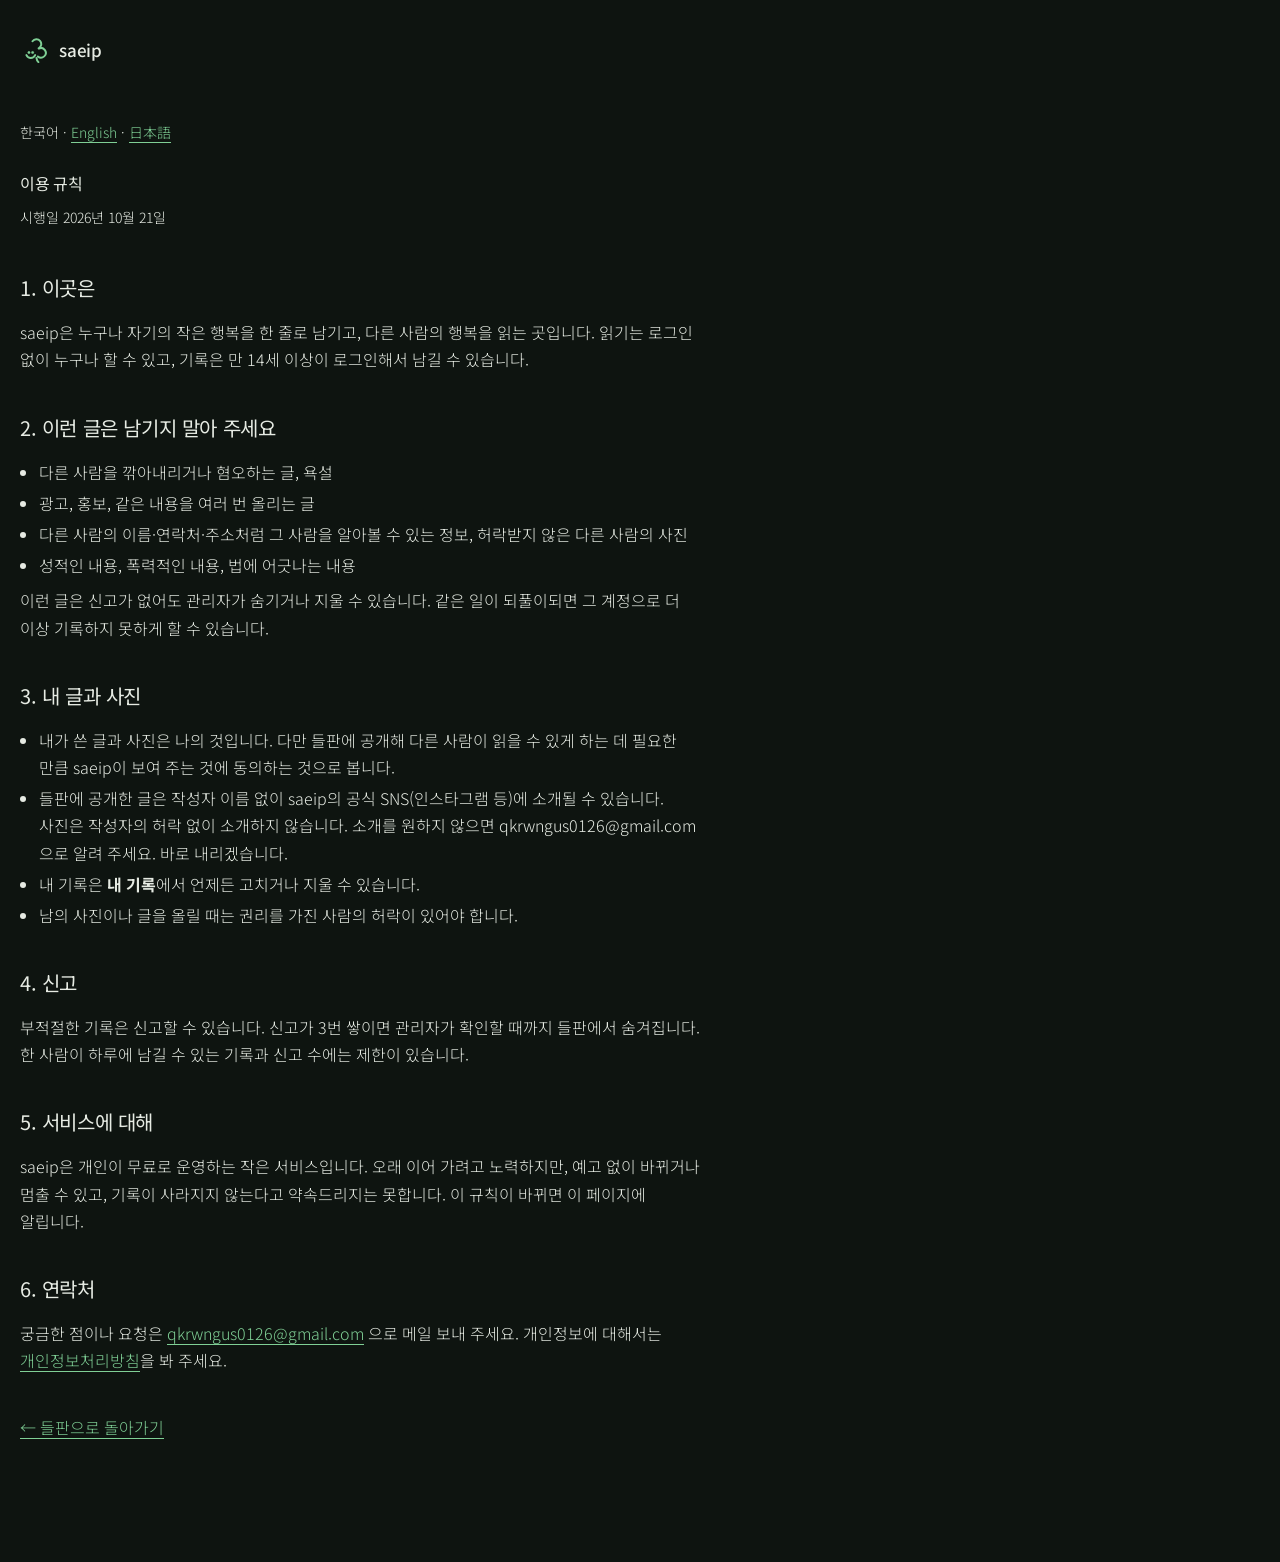
<file: terms.html>
<!doctype html>
<html lang="ko">
<head>
<meta charset="utf-8">
<meta name="viewport" content="width=device-width, initial-scale=1, viewport-fit=cover">
<title>이용 규칙 · saeip</title>
<meta name="description" content="saeip에서 지켜 주실 것과 내 글에 대한 안내입니다.">
<link rel="icon" href="data:image/svg+xml,%3Csvg xmlns='http://www.w3.org/2000/svg' viewBox='8 6 88 92'%3E%3Cstyle%3Esvg%7Bfill:%232f8a4f%3Bstroke:%232f8a4f%7D%40media (prefers-color-scheme:dark)%7Bsvg%7Bfill:%237fcf95%3Bstroke:%237fcf95%7D%7D%3C/style%3E%3Cpath d='M36.1 21.2A17 17 0 1 1 57.8 46.1L58.2 46.9A17 17 0 1 1 55.1 75.0M45.4 70.2A17 17 0 0 1 14.6 70.2M50 80Q51 89 57 95' fill='none' stroke-width='10' stroke-linecap='round' stroke-linejoin='round'/%3E%3Ccircle cx='23.5' cy='61' r='5.2'/%3E%3Ccircle cx='36.5' cy='61' r='5.2'/%3E%3C/svg%3E">
<link rel="preconnect" href="https://fonts.googleapis.com">
<link rel="preconnect" href="https://fonts.gstatic.com" crossorigin>
<link href="https://fonts.googleapis.com/css2?family=Noto+Sans+KR:wght@300;400;500&display=swap" rel="stylesheet">
<link rel="stylesheet" href="style.css?v=27">
<script src="js/sky.js?v=27"></script>
<style>
  .doc { max-width: 720px; padding: 48px max(20px, env(safe-area-inset-left, 0px)) 120px; display: grid; gap: 40px; }
  .doc h1 { font-size: var(--step-title); }
  .doc h2 { font-size: 1.25rem; font-weight: 400; margin-bottom: 10px; }
  .doc section { display: grid; gap: 8px; }
  .doc p, .doc li { color: var(--ink); }
  .doc ul { margin: 0; padding-left: 1.2em; display: grid; gap: 4px; }
  .doc a { color: var(--accent); text-underline-offset: 4px; text-decoration-thickness: 1px; }
  .doc .eyebrow { margin-top: -28px; }
</style>
</head>
<body>

<header class="page-top">
  <a class="wordmark" href="./"><svg viewBox="8 6 88 92" aria-hidden="true"><path d="M36.1 21.2A17 17 0 1 1 57.8 46.1L58.2 46.9A17 17 0 1 1 55.1 75.0M45.4 70.2A17 17 0 0 1 14.6 70.2M50 80Q51 89 57 95" fill="none" stroke-width="7" stroke-linecap="round" stroke-linejoin="round"/><circle cx="23.5" cy="61" r="4.3"/><circle cx="36.5" cy="61" r="4.3"/></svg>saeip</a>
</header>

<main class="doc">
  <p class="eyebrow doc-langs">한국어 · <a href="terms-en.html" lang="en">English</a> · <a href="terms-ja.html" lang="ja">日本語</a></p>
  <h1>이용 규칙</h1>
  <p class="eyebrow">시행일 2026년 10월 21일</p>

  <section>
    <h2>1. 이곳은</h2>
    <p>saeip은 누구나 자기의 작은 행복을 한 줄로 남기고, 다른 사람의 행복을 읽는 곳입니다. 읽기는 로그인 없이 누구나 할 수 있고, 기록은 만 14세 이상이 로그인해서 남길 수 있습니다.</p>
  </section>

  <section>
    <h2>2. 이런 글은 남기지 말아 주세요</h2>
    <ul>
      <li>다른 사람을 깎아내리거나 혐오하는 글, 욕설</li>
      <li>광고, 홍보, 같은 내용을 여러 번 올리는 글</li>
      <li>다른 사람의 이름·연락처·주소처럼 그 사람을 알아볼 수 있는 정보, 허락받지 않은 다른 사람의 사진</li>
      <li>성적인 내용, 폭력적인 내용, 법에 어긋나는 내용</li>
    </ul>
    <p>이런 글은 신고가 없어도 관리자가 숨기거나 지울 수 있습니다. 같은 일이 되풀이되면 그 계정으로 더 이상 기록하지 못하게 할 수 있습니다.</p>
  </section>

  <section>
    <h2>3. 내 글과 사진</h2>
    <ul>
      <li>내가 쓴 글과 사진은 나의 것입니다. 다만 들판에 공개해 다른 사람이 읽을 수 있게 하는 데 필요한 만큼 saeip이 보여 주는 것에 동의하는 것으로 봅니다.</li>
      <li>들판에 공개한 글은 작성자 이름 없이 saeip의 공식 SNS(인스타그램 등)에 소개될 수 있습니다. 사진은 작성자의 허락 없이 소개하지 않습니다. 소개를 원하지 않으면 qkrwngus0126@gmail.com 으로 알려 주세요. 바로 내리겠습니다.</li>
      <li>내 기록은 <b>내 기록</b>에서 언제든 고치거나 지울 수 있습니다.</li>
      <li>남의 사진이나 글을 올릴 때는 권리를 가진 사람의 허락이 있어야 합니다.</li>
    </ul>
  </section>

  <section>
    <h2>4. 신고</h2>
    <p>부적절한 기록은 신고할 수 있습니다. 신고가 3번 쌓이면 관리자가 확인할 때까지 들판에서 숨겨집니다. 한 사람이 하루에 남길 수 있는 기록과 신고 수에는 제한이 있습니다.</p>
  </section>

  <section>
    <h2>5. 서비스에 대해</h2>
    <p>saeip은 개인이 무료로 운영하는 작은 서비스입니다. 오래 이어 가려고 노력하지만, 예고 없이 바뀌거나 멈출 수 있고, 기록이 사라지지 않는다고 약속드리지는 못합니다. 이 규칙이 바뀌면 이 페이지에 알립니다.</p>
  </section>

  <section>
    <h2>6. 연락처</h2>
    <p>궁금한 점이나 요청은 <a href="mailto:qkrwngus0126@gmail.com">qkrwngus0126@gmail.com</a> 으로 메일 보내 주세요. 개인정보에 대해서는 <a href="privacy.html">개인정보처리방침</a>을 봐 주세요.</p>
  </section>

  <p><a href="./">← 들판으로 돌아가기</a></p>
</main>

</body>
</html>
</file>
<file: challenge.css>
/* 10초 세잎클로버 찾기 챌린지 (challenge.html).
   색은 style.css의 들판 색을 그대로 가져왔어요. 무대(.stage)는 1080x1920 기준 픽셀이고,
   js/challenge.js가 창 크기에 맞춰 통째로 줄이거나 키워서 화면 가운데에 둡니다.
   들판과 글자는 영상에도 그대로 담기도록 모두 캔버스에 그려요. */
:root {
  --bg: #0e1410;
  --outside: #050806;
  --surface: #151d18;
  --surface-2: #1d2721;
  --glass: rgba(16, 23, 19, 0.92);
  --ink: #e6ebe3;
  --muted: #9ba79d;
  --line: #33403a;
  --accent: #7fcf95;
  --accent-strong: #5fb87a;
  --accent-ink: #0b130e;
  --gold: #e0b84a;
  --font: "Noto Sans KR", -apple-system, BlinkMacSystemFont, "Apple SD Gothic Neo", "Malgun Gothic", system-ui, sans-serif;
  --serif: "Noto Serif KR", "AppleMyungjo", "Batang", serif;
  --ease-out: cubic-bezier(0.23, 1, 0.32, 1);
  color-scheme: dark;
}

*, *::before, *::after { box-sizing: border-box; }
html, body { margin: 0; height: 100%; }
body {
  position: fixed; inset: 0; overflow: hidden; overscroll-behavior: none;
  background: var(--outside); color: var(--ink);
  font-family: var(--font); font-weight: 300;
  word-break: keep-all; -webkit-font-smoothing: antialiased;
}
button, input, select { font: inherit; color: inherit; }
[hidden] { display: none !important; }

/* ---------- the recorded screen ---------- */
.stage {
  position: fixed; left: 50%; top: 50%;
  width: 1080px; height: 1920px;
  transform: translate(-50%, -50%) scale(var(--s, 0.4));
  transform-origin: 50% 50%;
  overflow: hidden; isolation: isolate;
  background: var(--bg);
  user-select: none; -webkit-user-select: none;
  -webkit-tap-highlight-color: transparent;
}
.meadow { position: absolute; inset: 0; width: 100%; height: 100%; display: block; }

/* ---------- controls ---------- */
.panel {
  position: fixed; left: 16px; top: 16px; z-index: 10;
  width: 268px; max-height: calc(100% - 32px); overflow-y: auto;
  padding: 16px; border-radius: 16px;
  background: var(--glass); border: 1px solid rgba(255, 255, 255, 0.07);
  box-shadow: 0 12px 40px rgba(0, 0, 0, 0.45);
  display: flex; flex-direction: column; gap: 10px;
  font-size: 14px; line-height: 1.5;
}
.panel-head { display: flex; align-items: center; justify-content: space-between; }
.panel-head b { font-weight: 500; font-size: 15px; }
.panel button, .panel select, .panel input {
  min-height: 38px; padding: 7px 12px; border-radius: 10px;
  border: 1px solid var(--line); background: var(--surface-2); cursor: pointer;
}
.panel button:hover { background: #26332b; }
.panel button.primary { background: var(--accent); color: var(--accent-ink); border-color: transparent; font-weight: 500; }
.panel button.primary:hover { background: #95dba8; }
.panel button.ghost { background: transparent; }
.panel button.small { min-height: 30px; padding: 3px 10px; font-size: 13px; }
.panel button[aria-pressed="true"] { background: var(--gold); color: #1d1606; border-color: transparent; font-weight: 500; }
.panel :focus-visible { outline: 2px solid var(--accent); outline-offset: 2px; }
.group.first { padding-top: 0; border-top: 0; }
.pair { display: grid; grid-template-columns: 1fr 1fr; gap: 6px; }
.status { margin: 0; color: var(--muted); font-size: 12px; line-height: 1.6; }
.video-out { display: flex; flex-direction: column; gap: 6px; }
.panel button:disabled, .panel input:disabled, .panel select:disabled { opacity: 0.45; cursor: default; }
.group { display: flex; flex-direction: column; gap: 8px; padding-top: 12px; border-top: 1px solid var(--line); }
.label { color: var(--muted); font-size: 13px; }
.label small { font-size: 12px; }
.seg { display: grid; grid-template-columns: repeat(3, 1fr); gap: 6px; }
.seg button { padding: 7px 4px; font-size: 13px; }
.seg button[aria-pressed="true"] { background: var(--accent); color: var(--accent-ink); border-color: transparent; font-weight: 500; }
.seed-row { display: flex; align-items: center; justify-content: space-between; gap: 8px; }
.seed b { font-weight: 500; font-variant-numeric: tabular-nums; letter-spacing: 0.04em; color: var(--accent); font-size: 16px; }
.seed-form { display: flex; gap: 6px; }
.seed-form input { flex: 1; min-width: 0; cursor: text; }
.row { display: flex; align-items: center; justify-content: space-between; gap: 8px; }
.row select { flex: 1; max-width: 150px; }
.check { justify-content: flex-start; cursor: pointer; }
.check input { min-height: 0; width: 18px; height: 18px; accent-color: var(--accent); }
.help { margin: 4px 0 0; color: var(--muted); font-size: 12px; line-height: 1.6; }

/* with the controls hidden there is nothing on screen but the stage, not even the mouse cursor */
body.clean, body.clean .stage { cursor: none; }
body.clean .panel { display: none; }
.unhide {
  position: fixed; right: 0; top: 0; z-index: 11; width: 64px; height: 64px;
  border: 0; padding: 0; background: transparent; opacity: 0; cursor: none;
}
</file>
<file: style.css>
/* 세잎 들판. 화면 전체가 들판이고, 메뉴와 막대, 창은 그 위에 어둡게 떠 있습니다.
   흰 바탕 대신 흙빛에 가까운 어두운 초록을 써서 눈이 덜 부시게 했어요. */
:root {
  --bg: #0e1410;           /* the soil */
  --surface: #151d18;      /* bars, labels, the sheet */
  --surface-2: #1d2721;    /* inputs, hover */
  --glass: rgba(16, 23, 19, 0.86);
  --ink: #e6ebe3;
  --muted: #9ba79d;        /* 6:1 on the surface */
  --line: #33403a;
  --accent: #7fcf95;       /* found clovers, links, the main action */
  --accent-strong: #5fb87a;
  --accent-ink: #0b130e;
  --accent-soft: rgba(127, 207, 149, 0.14);
  --gold: #e0b84a;         /* clovers you planted */
  --surface-3: #26332b;
  --accent-hover: #95dba8;
  --edge-line: rgba(255, 255, 255, 0.07);
  --hover: rgba(255, 255, 255, 0.07);
  --top-fade: rgba(10, 15, 12, 0.78);
  --blossom: #f4f1e0;
  --blossom-edge: transparent;
  --danger: #f08a80;
  --danger-soft: rgba(240, 138, 128, 0.14);

  --font: "Noto Sans KR", -apple-system, BlinkMacSystemFont, "Apple SD Gothic Neo", "Malgun Gothic", system-ui, sans-serif;
  --step-small: 0.875rem;
  --edge-l: max(14px, env(safe-area-inset-left, 0px));
  --edge-r: max(14px, env(safe-area-inset-right, 0px));
  --edge-t: max(12px, env(safe-area-inset-top, 0px));
  --edge-b: max(12px, env(safe-area-inset-bottom, 0px));
  --ease-out: cubic-bezier(0.23, 1, 0.32, 1);
  color-scheme: dark;
}

*, *::before, *::after { box-sizing: border-box; }
html { -webkit-text-size-adjust: 100%; }
body {
  margin: 0;
  background: var(--bg);
  color: var(--ink);
  font-family: var(--font);
  font-weight: 300;
  font-size: 1rem;
  line-height: 1.7;
  word-break: keep-all;
  overflow-wrap: break-word;
  -webkit-font-smoothing: antialiased;
}
/* the field page is an app: one screen, no page scroll */
body.app { position: fixed; inset: 0; overflow: hidden; overscroll-behavior: none; }
h1, h2, h3 { font-weight: 400; letter-spacing: -0.02em; line-height: 1.35; margin: 0; text-wrap: balance; }
p { margin: 0; }
a { color: inherit; }
button, input, textarea, select { font: inherit; color: inherit; }
:focus-visible { outline: 2px solid var(--accent); outline-offset: 3px; border-radius: 6px; }
::selection { background: rgba(127, 207, 149, 0.3); color: var(--ink); }
[hidden] { display: none !important; }

/* ---------- the field fills the screen ---------- */
.field { position: fixed; inset: 0; background: var(--bg); overflow: hidden; isolation: isolate; }
.field > canvas:not(.minimap) { position: absolute; inset: 0; width: 100%; height: 100%; display: block; touch-action: none; cursor: crosshair; outline: none; }
.field > canvas.is-panning { cursor: grabbing; }
.field noscript p { position: absolute; inset: 40% 24px auto; text-align: center; }

/* ---------- the light over the field, by time of day ----------
   the colour of the hour is painted into the field itself (field.js setLight);
   here only a soft glow from the sun or moon, with plain transparency, which costs the browser almost nothing */
.sky { position: absolute; inset: 0; z-index: 1; pointer-events: none; }
.sky > * { position: absolute; inset: 0; width: 100%; height: 100%; transition: opacity 1.2s ease; opacity: 0; }
.sky .tint { display: none; }
[data-time] .sky .light, [data-time="night"] .sky .flies, [data-time="dusk"] .sky .flies { opacity: 1; }
[data-time="dawn"] .sky .light { background: radial-gradient(ellipse 80% 70% at 8% -12%, rgba(255, 200, 186, 0.2), transparent 70%); }
[data-time="day"] .sky .light { background: radial-gradient(ellipse 70% 60% at 88% -18%, rgba(255, 246, 205, 0.32), transparent 70%); }
[data-time="dusk"] .sky .light { background: radial-gradient(ellipse 85% 75% at 102% 108%, rgba(255, 150, 80, 0.26), transparent 70%); }
[data-time="night"] .sky .light { background: radial-gradient(ellipse 55% 50% at 88% -10%, rgba(200, 214, 255, 0.12), transparent 70%); }

/* daytime: light panels and dark text, warm off-white rather than bright white */
[data-time="day"] {
  --bg: #20301f;
  --surface: #f6f4ec;
  --surface-2: #ebe8dc;
  --surface-3: #e1ddcd;
  --glass: rgba(248, 246, 237, 0.9);
  --ink: #1d241f;
  --muted: #5b655d;
  --line: #d3cfbf;
  --accent: #2c7d45;
  --accent-hover: #236a39;
  --accent-ink: #ffffff;
  --accent-soft: rgba(44, 125, 69, 0.12);
  --gold: #b88a16;
  --danger: #b3261e;
  --danger-soft: rgba(179, 38, 30, 0.1);
  --edge-line: rgba(30, 40, 30, 0.08);
  --hover: rgba(30, 40, 30, 0.06);
  --top-fade: rgba(246, 244, 236, 0.75);
  --blossom: #fbf8ec;
  --blossom-edge: #cfc8ad;
  color-scheme: light;
}
[data-time="day"] .wordmark, [data-time="day"] .menu button { color: var(--ink); }
[data-time="day"] .sheet::backdrop { background: rgba(20, 30, 20, 0.35); }
[data-time="day"] .read-photo, [data-time="day"] .photo-prev { background: #e7e4d8; }

/* ---------- floating header ---------- */
.top {
  position: absolute; z-index: 4; left: 0; right: 0; top: 0;
  display: flex; align-items: center; justify-content: space-between; gap: 12px;
  padding: var(--edge-t) var(--edge-r) 28px var(--edge-l);
  background: linear-gradient(var(--top-fade), transparent);
  pointer-events: none;
}
.top > * { pointer-events: auto; }
.wordmark { display: inline-flex; align-items: center; gap: 9px; font-size: 1.0625rem; font-weight: 500; letter-spacing: -0.01em; text-decoration: none; padding: 8px 4px; }
.wordmark svg { width: 26px; height: 26px; fill: var(--accent); stroke: var(--accent); transition: transform 400ms var(--ease-out); }
.wordmark:hover svg { transform: rotate(-8deg) scale(1.06); }
.menu { display: flex; gap: 4px; }
.menu button {
  white-space: nowrap;
  background: none; border: 0; border-radius: 999px; padding: 8px 12px; cursor: pointer;
  color: var(--ink); opacity: 0.82; font-size: 0.9375rem; font-weight: 400;
  transition: opacity 160ms ease, background-color 160ms ease;
}
.menu button:hover { opacity: 1; background: var(--hover); }
.menu .lang-btn { display: inline-grid; place-items: center; width: 38px; padding: 8px 0; }
.lang-btn svg { width: 18px; height: 18px; fill: none; stroke: currentColor; stroke-width: 1.4; }
#nav-write { background: var(--accent); color: var(--accent-ink); opacity: 1; }
#nav-write:hover { background: var(--accent-hover); }

/* ---------- first-visit card ---------- */
.intro {
  position: absolute; z-index: 3; left: var(--edge-l); top: calc(var(--edge-t) + 60px);
  width: min(460px, calc(100% - var(--edge-l) - var(--edge-r)));
  display: grid; gap: 10px; padding: 20px 22px;
  background: var(--glass); border: 1px solid var(--edge-line); border-radius: 18px;
  backdrop-filter: blur(10px); -webkit-backdrop-filter: blur(10px);
  animation: rise 600ms var(--ease-out) 200ms both;
}
.intro h1 { font-size: 1.25rem; }
.intro p { color: var(--muted); font-size: 0.9375rem; line-height: 1.7; text-wrap: pretty; }
.intro-actions { gap: 6px 16px; margin-top: 4px; }
.intro-snooze { color: var(--muted) !important; font-size: 0.8125rem; min-height: 32px; }
.intro-langs { display: inline-flex; gap: 12px; justify-self: end; margin-top: -4px; }
.intro-langs .btn.link { color: var(--muted); font-size: 0.8125rem; min-height: 28px; }
@keyframes rise { from { opacity: 0; transform: translateY(10px); } }

.demo-note {
  position: absolute; z-index: 3; left: 50%; bottom: calc(var(--edge-b) + 76px); transform: translateX(-50%);
  padding: 5px 12px; border-radius: 999px; background: var(--glass); color: var(--muted);
  font-size: 0.8125rem; white-space: nowrap; pointer-events: none;
}
.demo-note code { color: var(--ink); }

/* ---------- while the meadow is being laid out ---------- */
.loading {
  position: absolute; z-index: 3; left: 50%; top: 50%; transform: translate(-50%, -50%);
  margin: 0; padding: 10px 18px; border-radius: 999px; background: var(--glass); color: var(--muted);
  font-size: 0.875rem; pointer-events: none; transition: opacity 500ms ease;
  animation: breathe 1.6s ease-in-out infinite;
}
.loading.done { opacity: 0; animation: none; }
@keyframes breathe { 50% { opacity: 0.55; } }
@media (prefers-reduced-motion: reduce) { .loading { animation: none; } }

/* ---------- the map in the corner ---------- */
.minimap {
  position: absolute; z-index: 3; right: var(--edge-r); top: calc(var(--edge-t) + 60px);
  background: var(--glass); border: 1px solid var(--edge-line); border-radius: 10px;
  cursor: pointer; touch-action: none;
  color: rgba(231, 236, 229, 0.9); --map-dot: #7fcf95; --map-empty: rgba(190, 214, 176, 0.55);
}
[data-time="day"] .minimap { color: rgba(29, 36, 31, 0.75); --map-dot: #2c7d45; --map-empty: rgba(44, 125, 69, 0.35); }

/* ---------- lines people wrote, beside the field ---------- */
.feed {
  position: absolute; z-index: 3; right: var(--edge-r); top: calc(var(--edge-t) + 60px + 99px + 12px);
  width: min(380px, 34vw); max-height: calc(100% - var(--edge-t) - 60px - 99px - 12px - var(--edge-b) - 76px); overflow: hidden;
  padding: 14px 8px 8px; background: var(--glass); border: 1px solid var(--edge-line); border-radius: 16px;
  backdrop-filter: blur(10px); -webkit-backdrop-filter: blur(10px);
}
.feed-head { display: flex; align-items: center; justify-content: space-between; padding: 0 2px 4px 10px; }
.feed-title { font-size: 0.75rem; font-weight: 400; letter-spacing: 0.02em; color: var(--muted); }
.feed-x {
  flex: none; width: 28px; height: 28px; margin: -6px 0 -4px; border: 0; border-radius: 50%; background: none; cursor: pointer;
  color: var(--muted); font-size: 1.125rem; line-height: 1; transition: background-color 160ms ease, color 160ms ease;
}
.feed-x:hover { background: var(--hover); color: var(--ink); }
/* the list put away: a small pill in its place */
.feed-open {
  position: absolute; z-index: 3; right: var(--edge-r); top: calc(var(--edge-t) + 60px + 99px + 12px);
  min-height: 36px; padding: 0 14px 0 12px; border-radius: 999px; border: 1px solid var(--edge-line); cursor: pointer;
  background: var(--glass); color: var(--ink); font-size: 0.8125rem; display: inline-flex; align-items: center; gap: 8px;
  backdrop-filter: blur(10px); -webkit-backdrop-filter: blur(10px);
}
.feed-open::before { content: ""; width: 6px; height: 6px; border-radius: 50%; background: var(--blossom); box-shadow: 0 0 0 1px var(--blossom-edge); }
.feed-open:hover { background: var(--surface); }
.feed-list { list-style: none; margin: 0; padding: 0; display: grid; grid-template-columns: minmax(0, 1fr); min-width: 0; }
.feed-list li { transition: opacity 360ms ease, transform 420ms var(--ease-out); }
.feed-list li.out { opacity: 0; transform: translateY(-6px); }
.feed-list li.in { opacity: 0; transform: translateY(6px); transition: none; }
.feed-list button {
  display: flex; align-items: center; gap: 9px; width: 100%; padding: 8px 10px; border: 0; border-radius: 10px;
  background: none; color: var(--ink); text-align: left; cursor: pointer; font-size: 0.78125rem; line-height: 1.5;
  transition: background-color 160ms ease;
}
.feed-list button:hover { background: var(--hover); }
.feed-list .dot { flex: none; width: 6px; height: 6px; border-radius: 50%; background: var(--blossom); box-shadow: 0 0 0 1px var(--blossom-edge); transform: translateY(-1px); }
.feed-list .dot.mine { background: var(--gold); }
.feed-list .t { min-width: 0; white-space: nowrap; overflow: hidden; text-overflow: ellipsis; }

/* ---------- the bar along the bottom ---------- */
.field-bar {
  position: absolute; z-index: 3; left: var(--edge-l); right: var(--edge-r); bottom: var(--edge-b);
  display: flex; align-items: center; gap: 8px 12px;
  padding: 7px 7px 7px 7px; background: var(--glass); border: 1px solid var(--edge-line); border-radius: 999px;
  backdrop-filter: blur(10px); -webkit-backdrop-filter: blur(10px);
  font-size: var(--step-small);
}
.help-btn {
  flex: none; width: 40px; height: 40px; border-radius: 50%; border: 0; cursor: pointer;
  background: var(--surface-2); color: var(--ink); font-weight: 500;
  transition: background-color 160ms ease;
}
.help-btn:hover { background: var(--surface-3); }
.field-bar .count { flex: none; white-space: nowrap; font-weight: 400; font-variant-numeric: tabular-nums; }
.field-bar .count b { color: var(--accent); font-weight: 500; }
.field-bar .hint-row { flex: 1 1 0; display: flex; align-items: center; justify-content: flex-end; gap: 8px; color: var(--muted); min-width: 0; }
.hint-text { overflow: hidden; text-overflow: ellipsis; white-space: nowrap; margin-right: 4px; }
.hint-btn {
  flex: none; white-space: nowrap;
  font: 400 var(--step-small)/1 var(--font); color: var(--ink);
  background: var(--surface-2); border: 0; border-radius: 999px; padding: 13px 16px; cursor: pointer;
  transition: transform 160ms var(--ease-out), background-color 200ms ease, color 200ms ease;
}
.hint-btn:hover { background: var(--surface-3); }
.hint-btn.is-open { background: var(--accent); color: var(--accent-ink); }
.hint-btn.is-open:hover { background: var(--accent-hover); }
.hint-btn:active { transform: scale(0.97); }
.hint-btn[disabled] { opacity: 0.5; cursor: default; }

/* ---------- the label over a found clover ---------- */
.find-tag {
  position: absolute; z-index: 2; left: 0; top: 0; pointer-events: none;
  transform: translate(-50%, calc(-100% - 22px));
  display: block; max-width: min(340px, calc(100% - 24px));
  padding: 6px 13px; background: var(--glass); color: var(--ink); border: 1px solid var(--edge-line); border-radius: 999px;
  font: 400 0.8125rem/1.3 var(--font); white-space: nowrap; overflow: hidden; text-overflow: ellipsis;
  backdrop-filter: blur(8px); -webkit-backdrop-filter: blur(8px);
  transition: opacity 220ms ease, transform 260ms var(--ease-out);
}
.find-tag::before { content: ""; display: inline-block; vertical-align: 0.1em; width: 6px; height: 6px; margin-right: 7px; border-radius: 50%; background: var(--accent); }
.find-tag.is-mine::before { background: var(--gold); }
.find-tag.is-empty { color: var(--muted); }
.find-tag.is-empty::before { background: transparent; box-shadow: inset 0 0 0 1.5px var(--accent); }
.find-tag.has-photo { display: flex; align-items: center; gap: 10px; padding: 4px 14px 4px 4px; border-radius: 14px; }
.find-tag.has-photo::before { display: none; }
.find-tag.has-photo img { flex: none; width: 44px; height: 44px; border-radius: 10px; object-fit: cover; background: var(--edge-line); }
.find-tag.has-photo span { min-width: 0; overflow: hidden; text-overflow: ellipsis; }
.find-tag.is-hidden, .find-tag.is-off { opacity: 0; transform: translate(-50%, calc(-100% - 14px)) scale(0.94); }

/* ---------- the sheet: every window opens here ---------- */
.sheet {
  width: min(560px, calc(100vw - 32px)); max-height: min(86svh, 820px);
  margin: auto; padding: 0; border: 1px solid var(--edge-line); border-radius: 22px;
  background: var(--surface); color: var(--ink);
  box-shadow: 0 30px 80px -20px rgba(0, 0, 0, 0.6);
  overscroll-behavior: contain;
}
.sheet::backdrop { background: rgba(5, 8, 6, 0.6); }
.sheet[open] { animation: sheet-in 360ms var(--ease-out); }
.sheet[open]::backdrop { animation: fade-in 260ms ease; }
@keyframes sheet-in { from { opacity: 0; transform: translateY(16px) scale(0.98); } }
@keyframes fade-in { from { opacity: 0; } }
.sheet-body { padding: 28px 28px 24px; display: grid; gap: 20px; }
.sheet-head { display: flex; align-items: flex-start; justify-content: space-between; gap: 16px; }
.sheet-head h2 { font-size: 1.375rem; }
.eyebrow { font-size: var(--step-small); color: var(--muted); font-variant-numeric: tabular-nums; }
.x-btn { flex: none; width: 40px; height: 40px; margin: -8px -10px 0 0; border: 0; border-radius: 50%; background: none; cursor: pointer; color: var(--muted); font-size: 1.5rem; line-height: 1; }
.x-btn:hover { background: var(--surface-2); color: var(--ink); }
.sheet .note { color: var(--muted); font-size: 0.9375rem; }
.sheet .note.small { font-size: 0.8125rem; line-height: 1.6; }
.sheet .note a { color: var(--accent); text-underline-offset: 3px; }

/* help */
.steps { list-style: none; margin: 0; padding: 0; display: grid; gap: 14px; counter-reset: n; }
.steps li { display: grid; grid-template-columns: 28px 1fr; column-gap: 8px; counter-increment: n; }
.steps li::before { content: "0" counter(n); grid-row: span 2; color: var(--accent); font-size: var(--step-small); font-variant-numeric: tabular-nums; padding-top: 2px; }
.steps b { font-weight: 500; }
.steps span { color: var(--muted); font-size: 0.9375rem; line-height: 1.7; }

/* time of day picker */
.seg { display: flex; flex-wrap: wrap; gap: 6px; }
.seg button {
  min-height: 36px; padding: 0 14px; border-radius: 999px; border: 1px solid var(--line); background: none; color: var(--muted);
  font-size: var(--step-small); cursor: pointer; transition: background-color 160ms ease, color 160ms ease, border-color 160ms ease;
}
.seg button:hover { color: var(--ink); }
.seg button[aria-checked="true"], .seg button[aria-pressed="true"] { background: var(--accent); border-color: var(--accent); color: var(--accent-ink); }

.check { display: flex; align-items: flex-start; gap: 10px; font-size: var(--step-small); cursor: pointer; }
.check input { margin-top: 4px; width: 16px; height: 16px; accent-color: var(--accent); flex: none; }
.check small { color: var(--muted); font-size: 0.8125rem; line-height: 1.5; display: inline-block; margin-top: 2px; }

/* reading */
.read-photo { margin: 0 -28px; background: #0a0f0c; }
.read-photo img { display: block; width: 100%; max-height: 52svh; object-fit: contain; }
.card-prev { margin: 0; display: grid; place-items: center; }
.card-prev img { display: block; width: min(100%, 300px); aspect-ratio: 9 / 16; border-radius: 16px; box-shadow: 0 18px 40px -18px rgba(0,0,0,0.6); }
.read-more { white-space: pre-line; color: var(--ink); border-left: 2px solid var(--accent-soft); padding-left: 14px; }
.badge { display: inline-flex; align-items: center; gap: 6px; padding: 4px 10px; border-radius: 999px; background: var(--accent-soft); color: var(--accent); font-size: 0.8125rem; font-weight: 400; justify-self: start; }
.badge.warn { background: var(--danger-soft); color: var(--danger); }

/* buttons */
.row { display: flex; flex-wrap: wrap; align-items: center; gap: 8px; }
.row.end { justify-content: flex-end; }
.row.split { justify-content: space-between; }
.btn {
  display: inline-flex; align-items: center; justify-content: center; gap: 8px;
  min-height: 44px; padding: 0 18px; border-radius: 999px; border: 1px solid var(--line);
  background: transparent; color: var(--ink); font-size: 0.9375rem; font-weight: 400; cursor: pointer; text-decoration: none;
  transition: background-color 200ms ease, color 200ms ease, border-color 200ms ease, transform 160ms var(--ease-out);
}
.btn:hover { border-color: var(--muted); background: var(--surface-2); }
.btn:active { transform: scale(0.97); }
.btn.small { min-height: 38px; padding: 0 16px; font-size: var(--step-small); }
.btn.primary { background: var(--accent); border-color: var(--accent); color: var(--accent-ink); }
.btn.primary:hover { background: var(--accent-hover); border-color: var(--accent-hover); }
.btn.quiet { border-color: transparent; color: var(--muted); padding: 0 12px; }
.btn.quiet:hover { color: var(--ink); background: var(--surface-2); }
.btn.danger { color: var(--danger); }
.btn.danger:hover { border-color: var(--danger); background: var(--danger-soft); }
.btn.link { border: 0; padding: 0; min-height: 32px; color: var(--accent); background: none; text-decoration: underline; text-underline-offset: 4px; text-decoration-thickness: 1px; justify-self: start; }
.btn[disabled] { opacity: 0.5; cursor: default; }
.btn.wide { width: 100%; }

/* writing */
.form { display: grid; gap: 18px; }
.f { display: grid; gap: 6px; }
.f > label, .f > .lab { font-size: var(--step-small); font-weight: 400; display: flex; justify-content: space-between; gap: 8px; }
.f .opt { color: var(--muted); font-weight: 300; }
.f .cnt { color: var(--muted); font-weight: 300; font-variant-numeric: tabular-nums; }
.f .cnt.over { color: var(--danger); }
.f input[type="text"], .f input[type="date"], .f textarea, .f select {
  width: 100%; min-height: 46px; padding: 10px 14px;
  border: 1px solid var(--line); border-radius: 12px; background: var(--surface-2); color: var(--ink);
  font-size: 1rem; font-weight: 300; line-height: 1.5;
  transition: border-color 160ms ease, box-shadow 160ms ease;
}
.f input::placeholder, .f textarea::placeholder { color: #6f7b72; }
.f textarea { min-height: 140px; resize: vertical; }
.f input:focus, .f textarea:focus, .f select:focus { outline: none; border-color: var(--accent); box-shadow: 0 0 0 3px var(--accent-soft); }
.f .err { color: var(--danger); font-size: var(--step-small); }
.form .err { color: var(--danger); font-size: var(--step-small); }
.two { display: grid; grid-template-columns: minmax(0, 0.9fr) minmax(0, 1.1fr); gap: 12px; }
details.more summary { cursor: pointer; font-size: var(--step-small); font-weight: 400; color: var(--accent); list-style: none; padding: 4px 0; }
details.more summary::-webkit-details-marker { display: none; }
details.more summary::before { content: "+ "; }
details.more[open] summary::before { content: "− "; }
details.more[open] summary { margin-bottom: 8px; }
.photo-pick { display: grid; gap: 10px; }
.photo-pick input[type="file"] { position: absolute; width: 1px; height: 1px; opacity: 0; pointer-events: none; }
.photo-prev { position: relative; border-radius: 12px; overflow: hidden; background: #0a0f0c; }
.photo-prev img { display: block; width: 100%; max-height: 240px; object-fit: cover; }
.photo-prev .meta { position: absolute; left: 10px; bottom: 10px; background: var(--glass); border-radius: 999px; padding: 2px 10px; font-size: 0.8125rem; }

/* login */
.providers { display: grid; gap: 10px; }
/* Kakao's own button colours, as Kakao asks for them */
.btn.provider-kakao { background: #fee500; border-color: #fee500; color: #191919; }
.btn.provider-kakao:hover { background: #f3da00; border-color: #f3da00; }
.inapp { display: grid; gap: 6px; padding: 14px 16px; border-radius: 14px; background: var(--accent-soft); font-size: 0.875rem; }
.inapp b { font-weight: 500; }
.inapp p { color: var(--muted); }
.inapp .row { margin-top: 4px; }

/* my records */
.mine { list-style: none; margin: 0; padding: 0; display: grid; }
.mine li { display: grid; gap: 4px; padding: 16px 0; border-top: 1px solid var(--line); }
.mine li:first-child { border-top: 0; padding-top: 4px; }
.mine .l { font-weight: 400; }
.mine .row { margin-top: 6px; }

/* ---------- toast ---------- */
.toast {
  position: fixed; left: 50%; bottom: calc(var(--edge-b) + 72px); z-index: 50;
  transform: translate(-50%, 16px); opacity: 0; pointer-events: none;
  max-width: calc(100vw - 32px); padding: 12px 20px; border-radius: 999px;
  background: var(--ink); color: var(--surface); font-size: 0.9375rem; font-weight: 400; text-align: center;
  transition: opacity 240ms ease, transform 320ms var(--ease-out);
}
.toast.on { opacity: 1; transform: translate(-50%, 0); }

/* ---------- plain pages (privacy) ---------- */
.doc-langs a { color: var(--accent); }
.doc .eyebrow.doc-langs { margin: 0 0 -12px; }
.page-top { display: flex; align-items: center; padding: 28px max(20px, env(safe-area-inset-left, 0px)) 0; }

@media (prefers-reduced-motion: reduce) {
  .sheet[open], .sheet[open]::backdrop, .intro { animation: none; }
  .find-tag, .toast { transition: opacity 120ms ease; }
}

/* ---------- phone ---------- */
@media (max-width: 640px) {
  /* on a phone the header keeps only the mark; the name is on the first card */
  .wordmark { font-size: 1rem; }
  .wordmark span { position: absolute; width: 1px; height: 1px; overflow: hidden; clip-path: inset(50%); white-space: nowrap; }
  .wordmark svg { width: 28px; height: 28px; }
  .menu { gap: 2px; }
  .menu button { padding: 8px 9px; font-size: 0.875rem; }
  .menu .lang-btn { width: 34px; }
  .intro { top: auto; bottom: calc(var(--edge-b) + 66px); padding: 18px; }
  .intro h1 { font-size: 1.125rem; }
  .intro p { font-size: 0.875rem; }
  .intro p br, .intro h1 br { display: none; }
  .field-bar { gap: 8px; }
  .field-bar .hint-text { display: none; }
  .hint-btn { padding: 13px 14px; }
  /* on a phone the list becomes one changing line under the header */
  .feed { left: var(--edge-l); right: calc(var(--edge-r) + 92px + 8px); width: auto; top: calc(var(--edge-t) + 60px); max-height: none; padding: 4px; border-radius: 14px; }
  .feed-title { position: absolute; width: 1px; height: 1px; overflow: hidden; clip-path: inset(50%); }
  .feed { display: flex; align-items: center; }
  .feed-head { order: 2; padding: 0 2px 0 0; }
  .feed-x { margin: 0; }
  .feed-list { flex: 1; min-width: 0; }
  .feed-open { top: calc(var(--edge-t) + 60px); right: auto; left: var(--edge-l); }
  .feed-list button { padding: 7px 10px; font-size: 0.8125rem; }
  .demo-note { bottom: calc(var(--edge-b) + 70px); white-space: normal; width: max-content; max-width: calc(100% - 28px); text-align: center; }
  .count-label { position: absolute; width: 1px; height: 1px; overflow: hidden; clip-path: inset(50%); white-space: nowrap; }
  .count::before { content: ""; display: inline-block; width: 7px; height: 7px; margin-right: 7px; border-radius: 50%; background: var(--accent); vertical-align: 0.1em; }
  /* on a phone the sheet rises from the bottom edge */
  .sheet { width: 100vw; max-width: 100vw; max-height: 92svh; margin: auto 0 0; border-radius: 22px 22px 0 0; border-bottom: 0; }
  .sheet[open] { animation-name: sheet-up; }
  @keyframes sheet-up { from { transform: translateY(40px); opacity: 0; } }
  .sheet-body { padding: 24px 20px max(20px, env(safe-area-inset-bottom, 0px)); }
  .read-photo { margin: 0 -20px; }
  .two { grid-template-columns: minmax(0, 1fr); }
}
/* narrow phones: while a found clover's button shows, "show me one" steps aside so the count keeps its room */
@media (max-width: 430px) {
  .field-bar { gap: 6px; padding: 6px; }
  .help-btn { width: 36px; height: 36px; }
  .hint-btn { padding: 12px 13px; }
  .field-bar.has-open #hint-btn { display: none; }
}
@media (max-width: 380px) {
  .menu button { font-size: 0.8125rem; padding: 8px 7px; }
  .count { font-size: 0.8125rem; }
}
</file>
